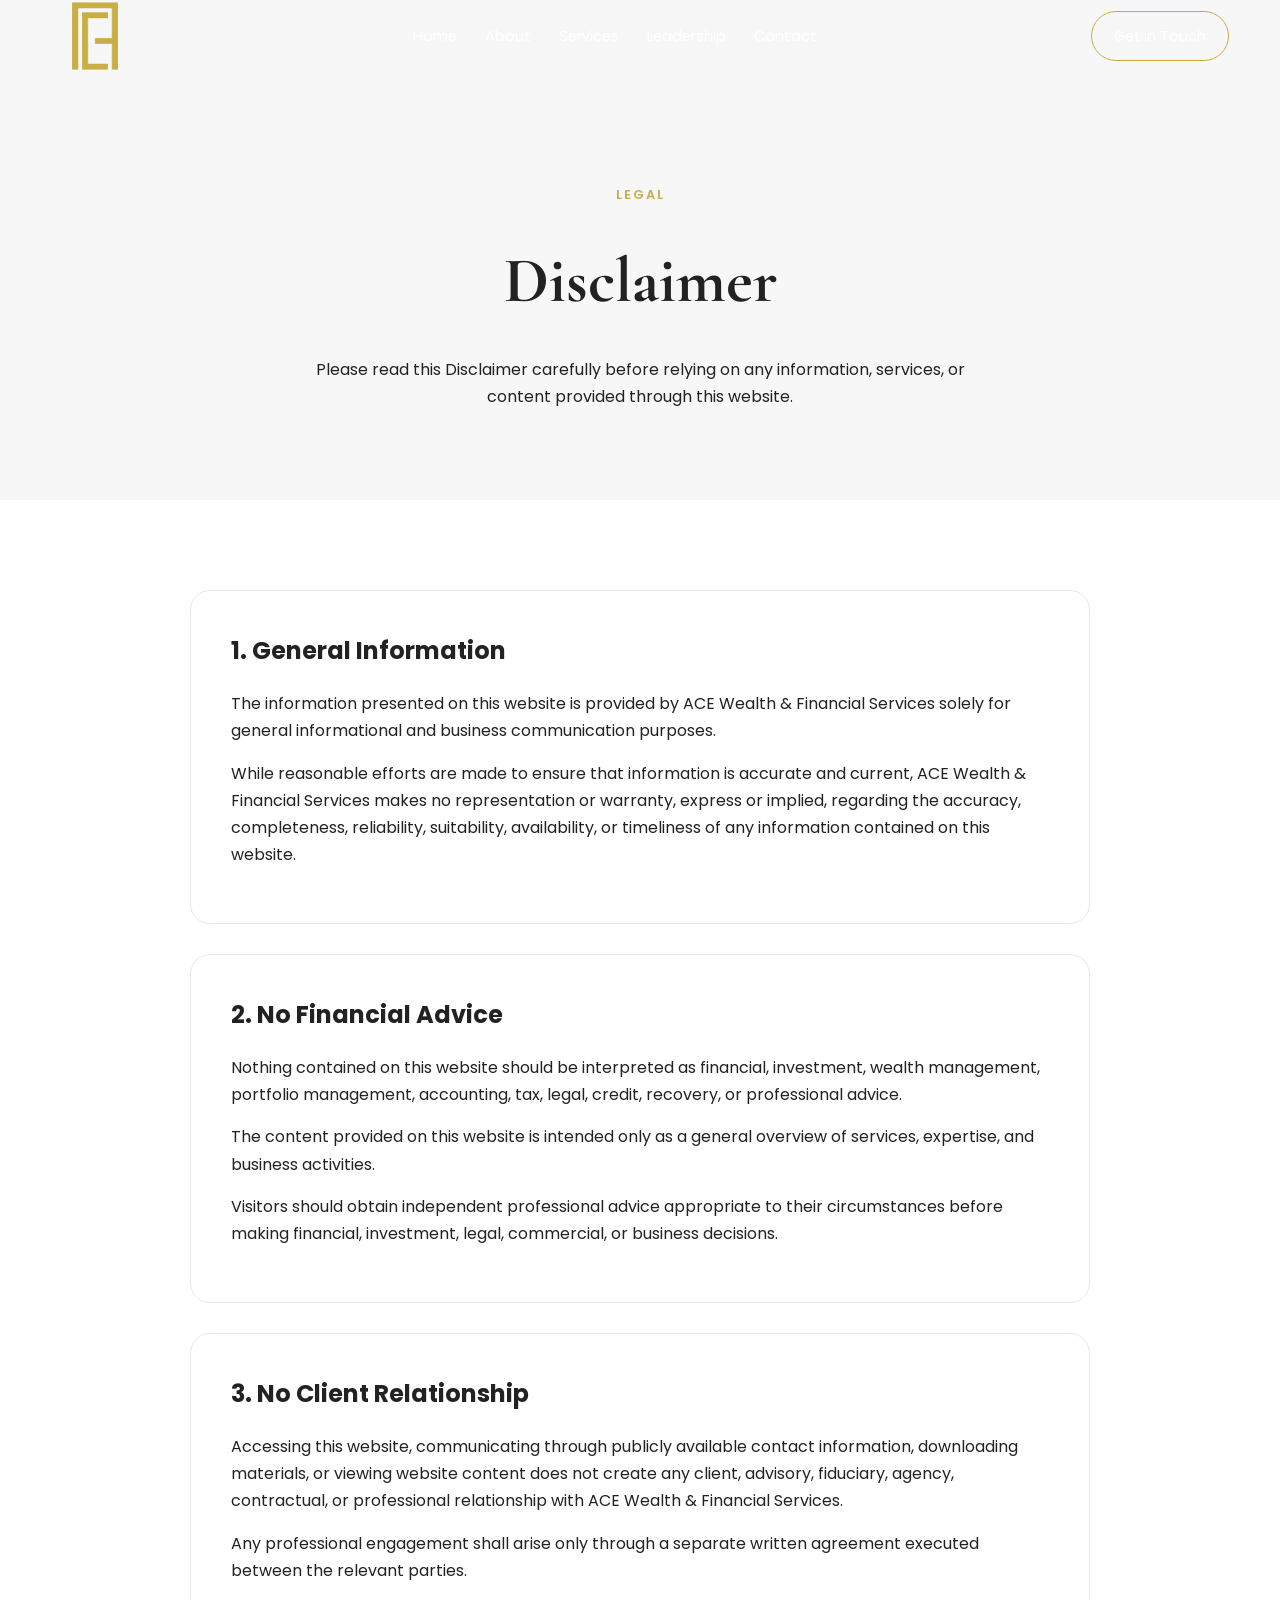
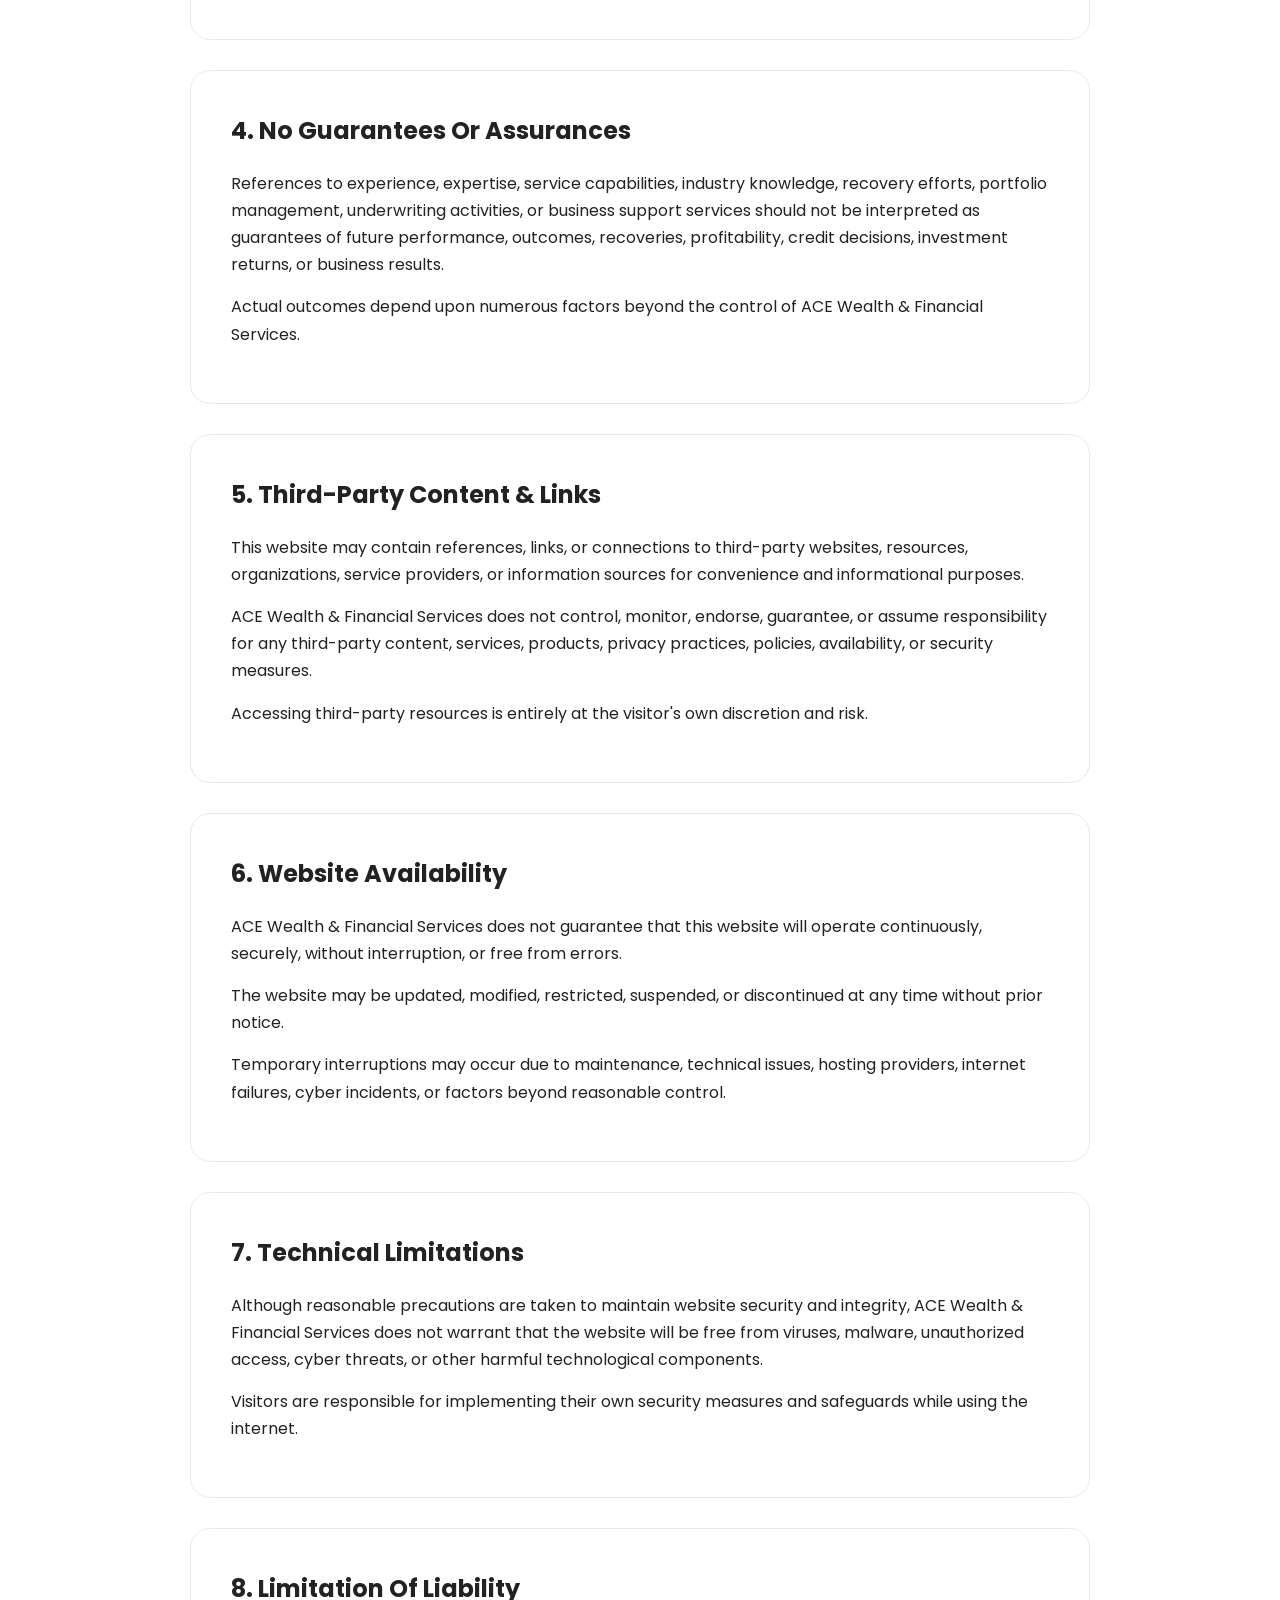
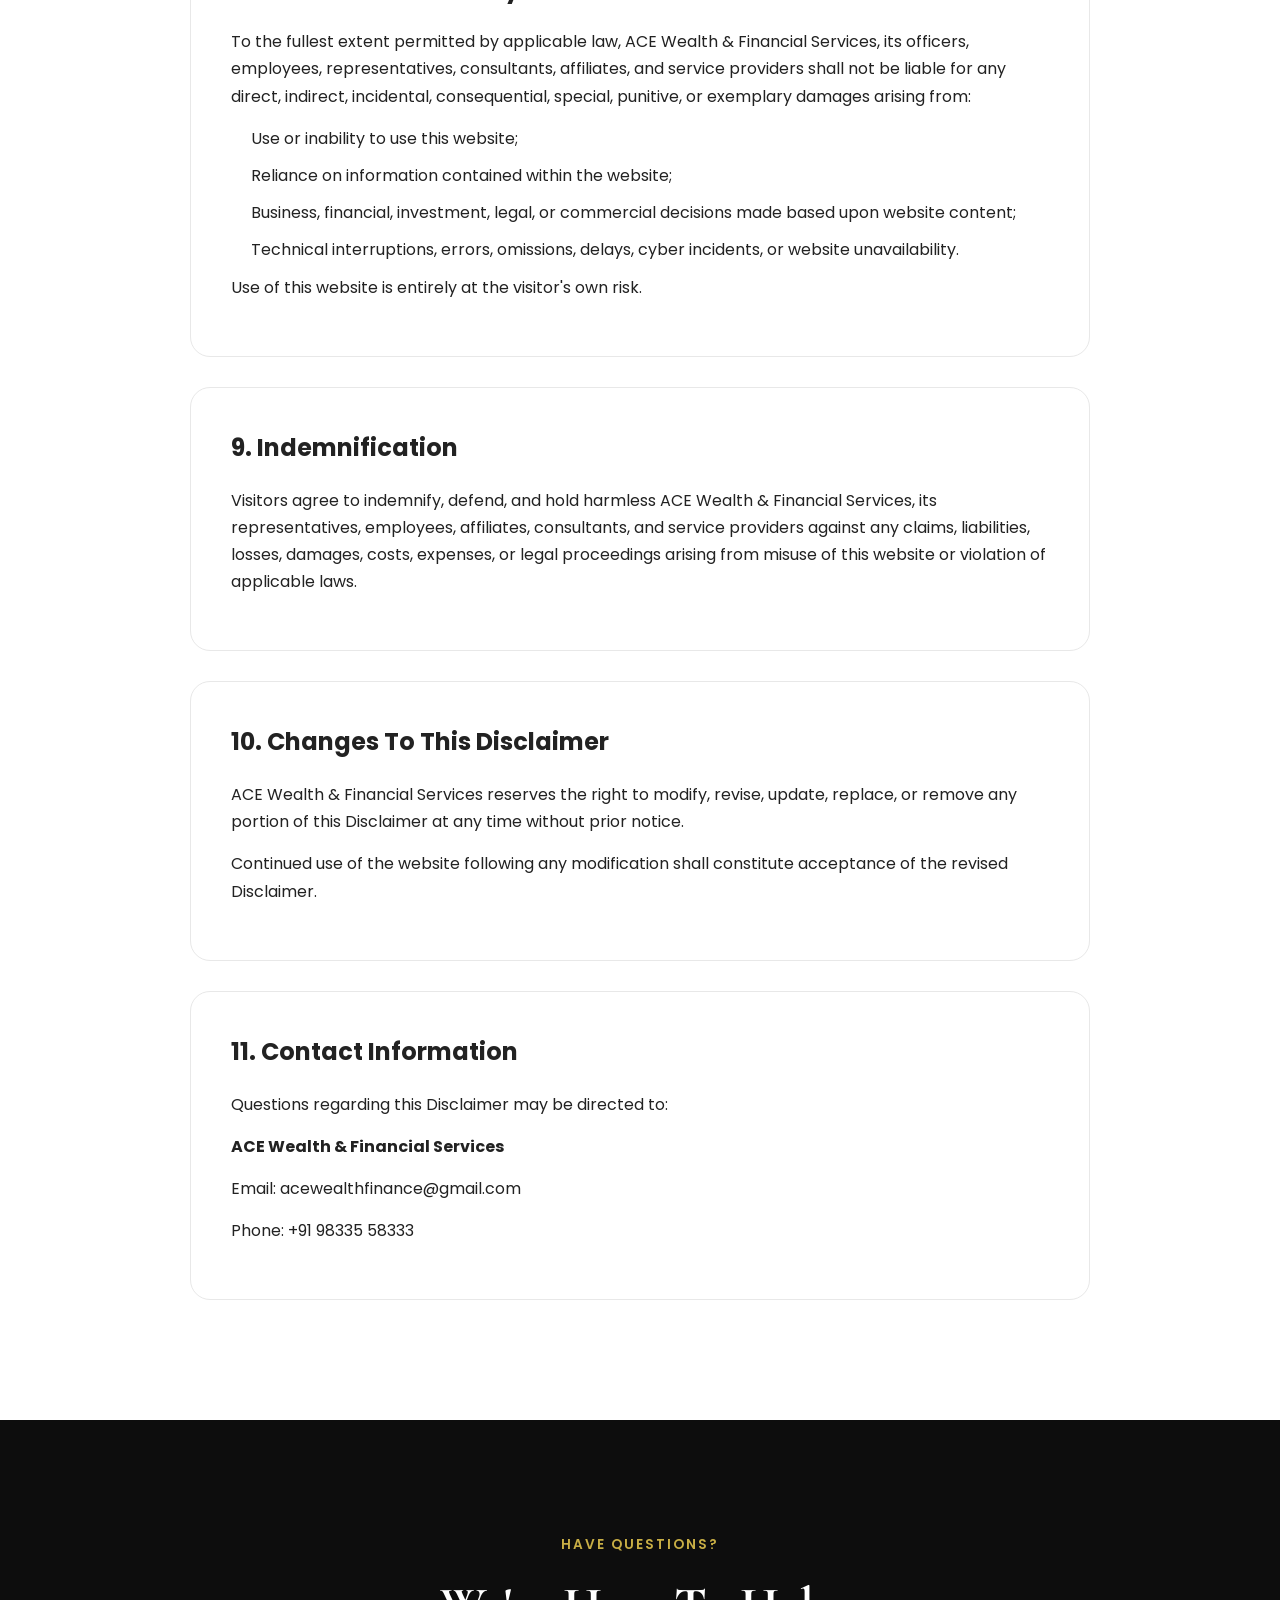
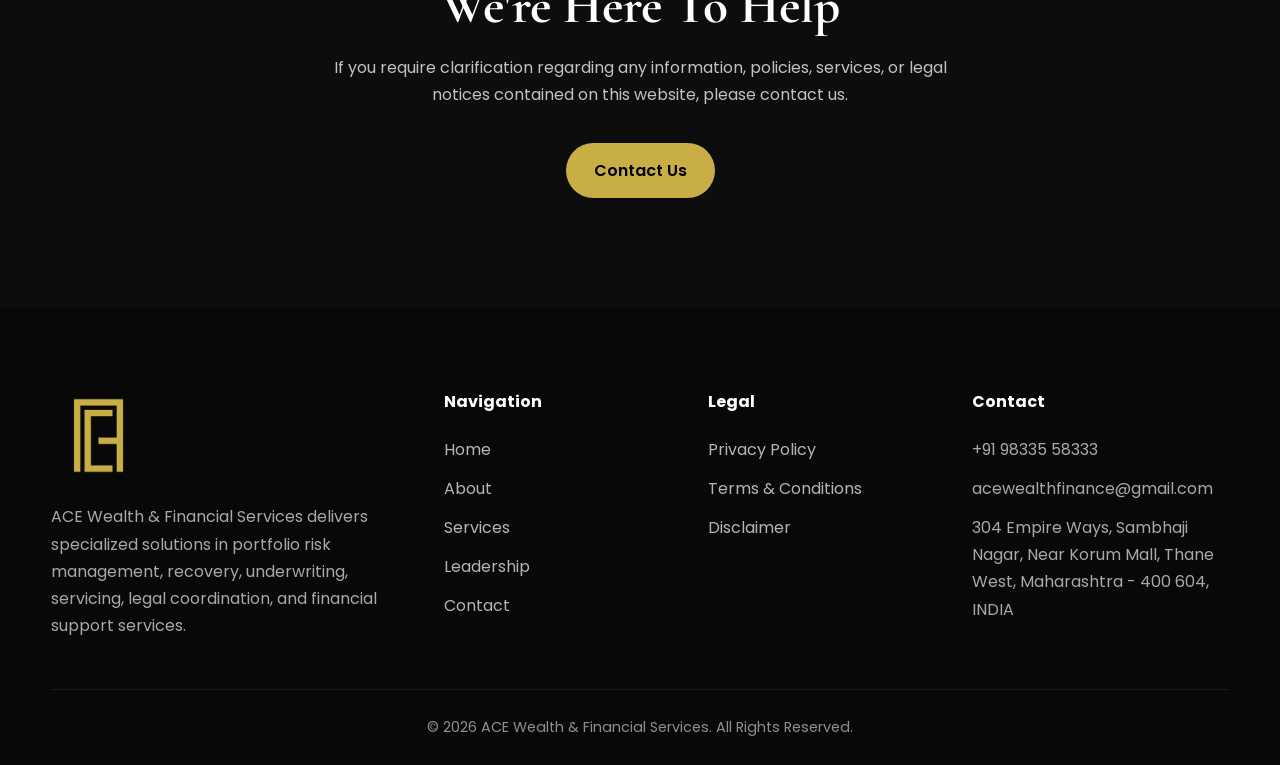
<file: disclaimer.html>
<!DOCTYPE html>
<html lang="en">

<head>

    <meta charset="UTF-8">

    <meta name="viewport"
        content="width=device-width, initial-scale=1.0">

    <title>
        Disclaimer | ACE Wealth & Financial Services
    </title>

    <meta name="description"
        content="Important disclaimer regarding the use of the ACE Wealth & Financial Services website and information provided herein.">

    <link rel="apple-touch-icon" sizes="180x180" href="apple-touch-icon.png">

<link rel="icon" type="image/png" sizes="32x32" href="favicon-32x32.png">

<link rel="icon" type="image/png" sizes="16x16" href="favicon-16x16.png">

<link rel="manifest" href="site.webmanifest">

<link rel="shortcut icon" href="favicon.ico">

<meta name="theme-color" content="#c8ae45">

<meta name="format-detection" content="telephone=no">

<meta name="robots" content="index, follow">

    <link rel="stylesheet"
        href="style.css">

    <link rel="preconnect"
        href="https://fonts.googleapis.com">

    <link rel="preconnect"
        href="https://fonts.gstatic.com"
        crossorigin>

    <link href="https://fonts.googleapis.com/css2?family=Poppins:wght@300;400;500;600;700&family=Cormorant+Garamond:wght@400;500;600;700&display=swap"
        rel="stylesheet">

</head>

<body>

    <div class="loader">

        <img src="logo.png"
            alt="ACE Wealth">

    </div>

    <div class="scroll-progress"></div>

    <header class="header">

        <div class="container navbar">

            <a href="index.html"
                class="logo">

                <img src="logo.png"
                    alt="ACE Wealth">

            </a>

            <nav>

                <ul class="nav-links">

                    <li><a href="index.html">Home</a></li>

                    <li><a href="about.html">About</a></li>

                    <li><a href="services.html">Services</a></li>

                    <li><a href="team.html">Leadership</a></li>

                    <li><a href="contact.html">Contact</a></li>

                </ul>

            </nav>

            <a href="contact.html"
                class="nav-btn">

                Get In Touch

            </a>

            <div class="hamburger">

                <span></span>
                <span></span>
                <span></span>

            </div>

        </div>

    </header>

    <!-- HERO -->

    <section class="legal-hero">

        <div class="container">

            <span class="hero-tag">

                LEGAL

            </span>

            <h1>

                Disclaimer

            </h1>

            <p>

                Please read this Disclaimer carefully
                before relying on any information,
                services, or content provided through
                this website.

            </p>

        </div>

    </section>

    <!-- CONTENT -->

    <section class="legal-content">

        <div class="container">

            <div class="legal-card">

                <h2>

                    1. General Information

                </h2>

                <p>

                    The information presented on this
                    website is provided by ACE Wealth &
                    Financial Services solely for
                    general informational and business
                    communication purposes.

                </p>

                <p>

                    While reasonable efforts are made
                    to ensure that information is
                    accurate and current, ACE Wealth &
                    Financial Services makes no
                    representation or warranty,
                    express or implied, regarding
                    the accuracy, completeness,
                    reliability, suitability,
                    availability, or timeliness
                    of any information contained
                    on this website.

                </p>

            </div>

            <div class="legal-card">

                <h2>

                    2. No Financial Advice

                </h2>

                <p>

                    Nothing contained on this website
                    should be interpreted as financial,
                    investment, wealth management,
                    portfolio management, accounting,
                    tax, legal, credit, recovery, or
                    professional advice.

                </p>

                <p>

                    The content provided on this
                    website is intended only as a
                    general overview of services,
                    expertise, and business activities.

                </p>

                <p>

                    Visitors should obtain independent
                    professional advice appropriate to
                    their circumstances before making
                    financial, investment, legal,
                    commercial, or business decisions.

                </p>

            </div>

            <div class="legal-card">

                <h2>

                    3. No Client Relationship

                </h2>

                <p>

                    Accessing this website,
                    communicating through publicly
                    available contact information,
                    downloading materials, or viewing
                    website content does not create
                    any client, advisory, fiduciary,
                    agency, contractual, or professional
                    relationship with ACE Wealth &
                    Financial Services.

                </p>

                <p>

                    Any professional engagement shall
                    arise only through a separate
                    written agreement executed between
                    the relevant parties.

                </p>

            </div>

            <div class="legal-card">

                <h2>

                    4. No Guarantees Or Assurances

                </h2>

                <p>

                    References to experience,
                    expertise, service capabilities,
                    industry knowledge, recovery
                    efforts, portfolio management,
                    underwriting activities, or
                    business support services should
                    not be interpreted as guarantees
                    of future performance, outcomes,
                    recoveries, profitability, credit
                    decisions, investment returns, or
                    business results.

                </p>

                <p>

                    Actual outcomes depend upon
                    numerous factors beyond the
                    control of ACE Wealth &
                    Financial Services.

                </p>

            </div>
                        <div class="legal-card">

                <h2>

                    5. Third-Party Content & Links

                </h2>

                <p>

                    This website may contain references,
                    links, or connections to third-party
                    websites, resources, organizations,
                    service providers, or information
                    sources for convenience and
                    informational purposes.

                </p>

                <p>

                    ACE Wealth & Financial Services
                    does not control, monitor,
                    endorse, guarantee, or assume
                    responsibility for any third-party
                    content, services, products,
                    privacy practices, policies,
                    availability, or security measures.

                </p>

                <p>

                    Accessing third-party resources
                    is entirely at the visitor's own
                    discretion and risk.

                </p>

            </div>

            <div class="legal-card">

                <h2>

                    6. Website Availability

                </h2>

                <p>

                    ACE Wealth & Financial Services
                    does not guarantee that this
                    website will operate continuously,
                    securely, without interruption,
                    or free from errors.

                </p>

                <p>

                    The website may be updated,
                    modified, restricted, suspended,
                    or discontinued at any time
                    without prior notice.

                </p>

                <p>

                    Temporary interruptions may
                    occur due to maintenance,
                    technical issues, hosting
                    providers, internet failures,
                    cyber incidents, or factors
                    beyond reasonable control.

                </p>

            </div>

            <div class="legal-card">

                <h2>

                    7. Technical Limitations

                </h2>

                <p>

                    Although reasonable precautions
                    are taken to maintain website
                    security and integrity,
                    ACE Wealth & Financial Services
                    does not warrant that the website
                    will be free from viruses,
                    malware, unauthorized access,
                    cyber threats, or other harmful
                    technological components.

                </p>

                <p>

                    Visitors are responsible for
                    implementing their own security
                    measures and safeguards while
                    using the internet.

                </p>

            </div>

            <div class="legal-card">

                <h2>

                    8. Limitation Of Liability

                </h2>

                <p>

                    To the fullest extent permitted
                    by applicable law, ACE Wealth &
                    Financial Services, its officers,
                    employees, representatives,
                    consultants, affiliates, and
                    service providers shall not be
                    liable for any direct, indirect,
                    incidental, consequential,
                    special, punitive, or exemplary
                    damages arising from:

                </p>

                <ul>

                    <li>

                        Use or inability to use
                        this website;

                    </li>

                    <li>

                        Reliance on information
                        contained within the website;

                    </li>

                    <li>

                        Business, financial,
                        investment, legal, or
                        commercial decisions made
                        based upon website content;

                    </li>

                    <li>

                        Technical interruptions,
                        errors, omissions, delays,
                        cyber incidents, or website
                        unavailability.

                    </li>

                </ul>

                <p>

                    Use of this website is entirely
                    at the visitor's own risk.

                </p>

            </div>

            <div class="legal-card">

                <h2>

                    9. Indemnification

                </h2>

                <p>

                    Visitors agree to indemnify,
                    defend, and hold harmless
                    ACE Wealth & Financial Services,
                    its representatives, employees,
                    affiliates, consultants, and
                    service providers against any
                    claims, liabilities, losses,
                    damages, costs, expenses,
                    or legal proceedings arising
                    from misuse of this website
                    or violation of applicable laws.

                </p>

            </div>

            <div class="legal-card">

                <h2>

                    10. Changes To This Disclaimer

                </h2>

                <p>

                    ACE Wealth & Financial Services
                    reserves the right to modify,
                    revise, update, replace, or
                    remove any portion of this
                    Disclaimer at any time without
                    prior notice.

                </p>

                <p>

                    Continued use of the website
                    following any modification
                    shall constitute acceptance
                    of the revised Disclaimer.

                </p>

            </div>

            <div class="legal-card">

                <h2>

                    11. Contact Information

                </h2>

                <p>

                    Questions regarding this
                    Disclaimer may be directed to:

                </p>

                <p>

                    <strong>

                        ACE Wealth &
                        Financial Services

                    </strong>

                </p>

                <p>

                    Email:
                    acewealthfinance@gmail.com

                </p>

                <p>

                    Phone:
                    +91 98335 58333

                </p>

            </div>

        </div>

    </section>

    <!-- CTA -->

    <section class="cta-section">

        <div class="container">

            <div class="cta-box">

                <span>

                    HAVE QUESTIONS?

                </span>

                <h2>

                    We're Here To Help

                </h2>

                <p>

                    If you require clarification
                    regarding any information,
                    policies, services, or legal
                    notices contained on this
                    website, please contact us.

                </p>

                <a href="contact.html"
                    class="btn-primary">

                    Contact Us

                </a>

            </div>

        </div>

    </section>

    <!-- FOOTER -->

    <footer class="footer">

    <div class="container">

        <div class="footer-top">

            <!-- ABOUT -->

            <div class="footer-about">

                <img src="logo.png"
                    alt="ACE Wealth">

                <p>

                    ACE Wealth & Financial Services
                    delivers specialized solutions in
                    portfolio risk management,
                    recovery, underwriting,
                    servicing, legal coordination,
                    and financial support services.

                </p>

            </div>

            <!-- QUICK LINKS -->

            <div class="footer-links">

                <h4>

                    Navigation

                </h4>

                <ul>

                    <li>
                        <a href="index.html">
                            Home
                        </a>
                    </li>

                    <li>
                        <a href="about.html">
                            About
                        </a>
                    </li>

                    <li>
                        <a href="services.html">
                            Services
                        </a>
                    </li>

                    <li>
                        <a href="team.html">
                            Leadership
                        </a>
                    </li>

                    <li>
                        <a href="contact.html">
                            Contact
                        </a>
                    </li>

                </ul>

            </div>

            <!-- LEGAL -->

            <div class="footer-links">

                <h4>

                    Legal

                </h4>

                <ul>

                    <li>

                        <a href="privacy-policy.html">

                            Privacy Policy

                        </a>

                    </li>

                    <li>

                        <a href="terms-and-conditions.html">

                            Terms & Conditions

                        </a>

                    </li>

                    <li>

                        <a href="disclaimer.html">

                            Disclaimer

                        </a>

                    </li>

                </ul>

            </div>

            <!-- CONTACT -->

            <div class="footer-contact">

                <h4>

                    Contact

                </h4>

                <p>

                    +91 98335 58333

                </p>

                <p>

                    acewealthfinance@gmail.com
                </p>

                <p>

                    304 Empire Ways, Sambhaji Nagar, Near Korum Mall, Thane West, Maharashtra - 400 604, INDIA

                </p>

            </div>

        </div>

        <div class="footer-bottom">

            <p>

                © 2026 ACE Wealth & Financial Services.
                All Rights Reserved.

            </p>

        </div>

    </div>

</footer>

    <script src="main.js"></script>

</body>

</html>
</file>
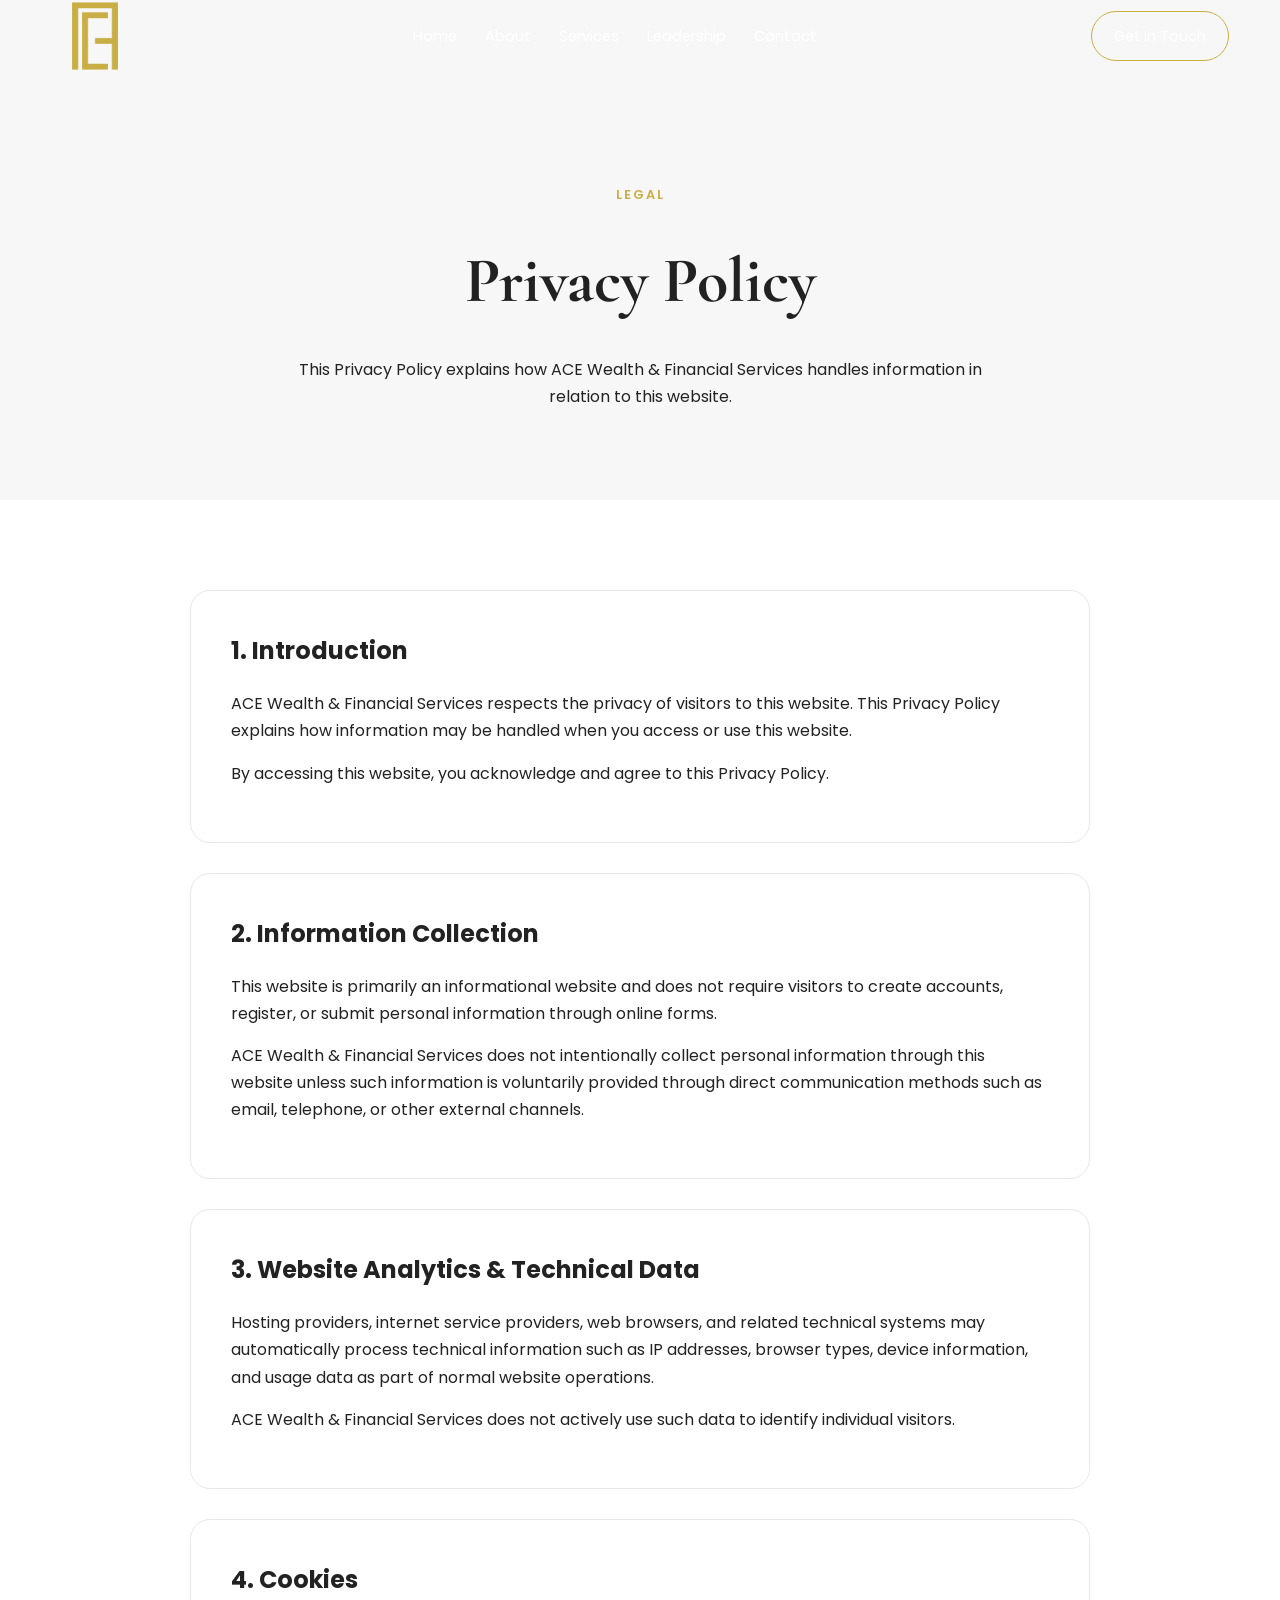
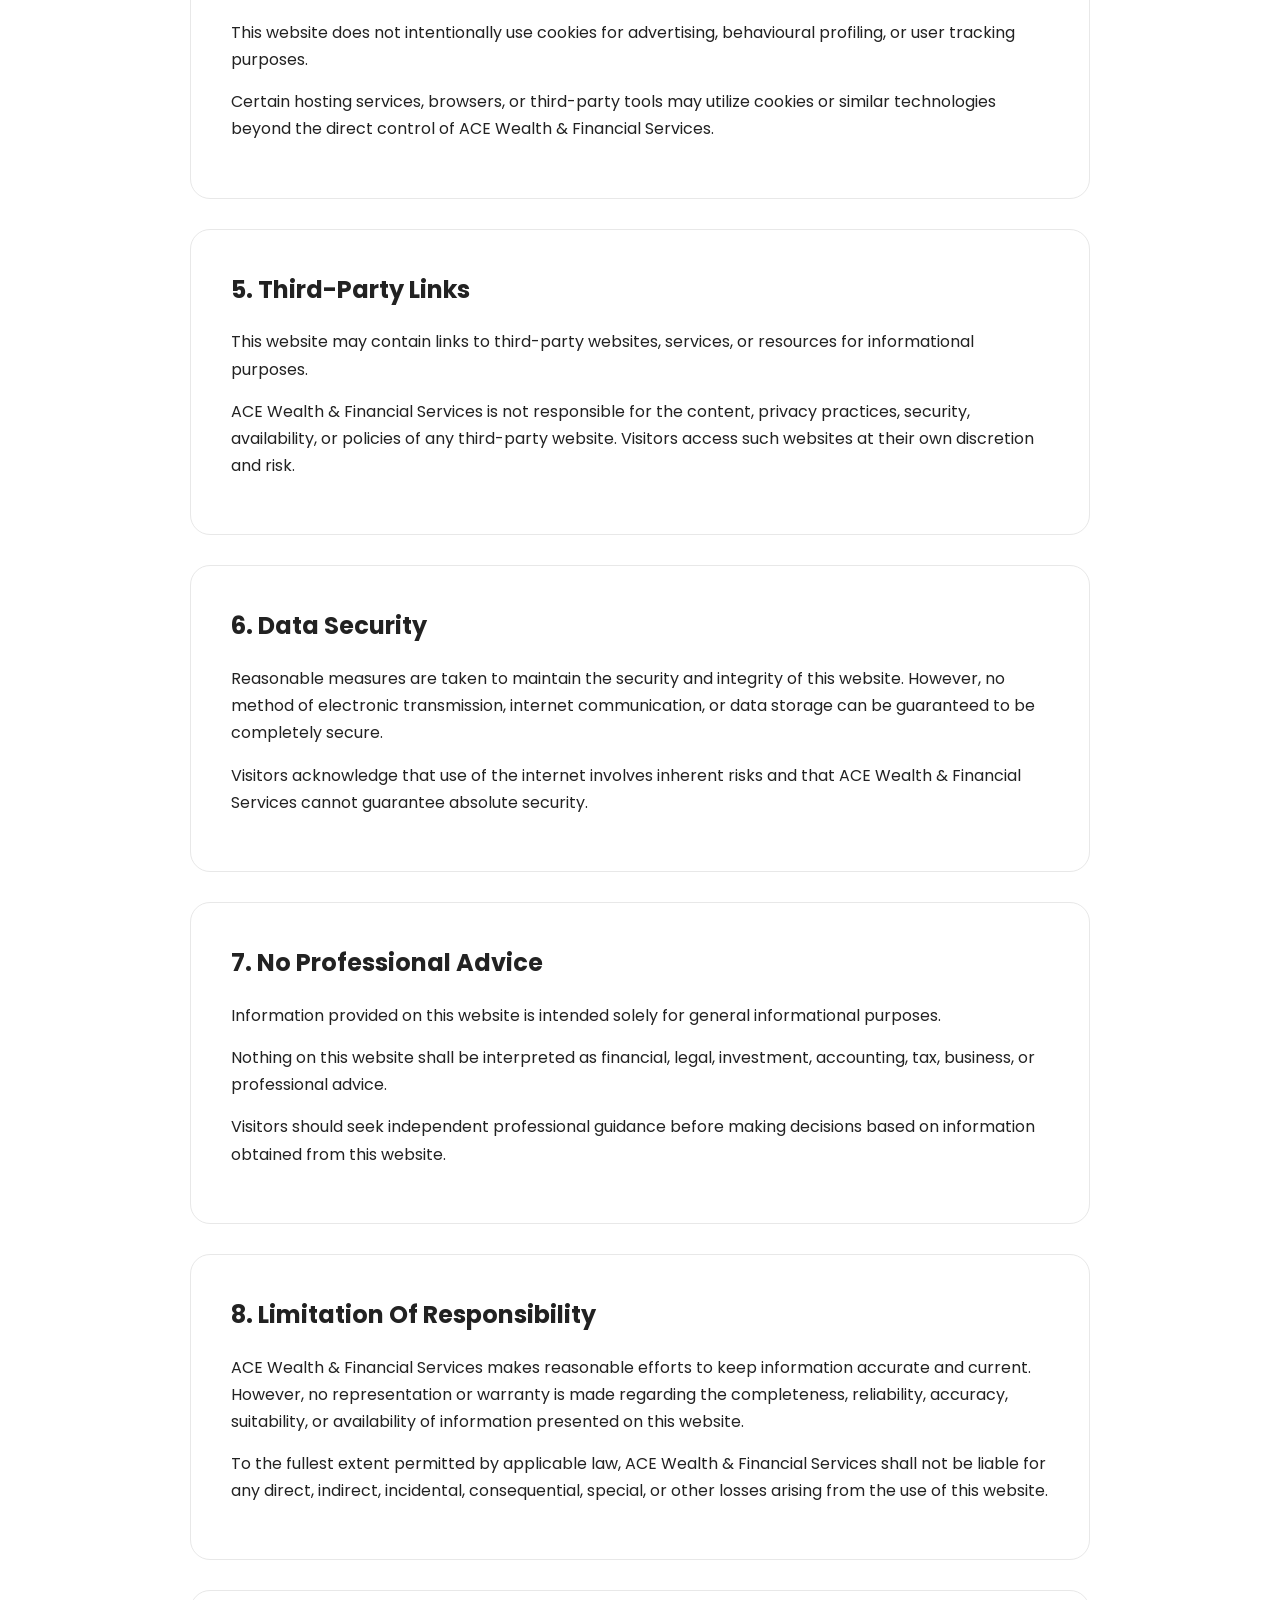
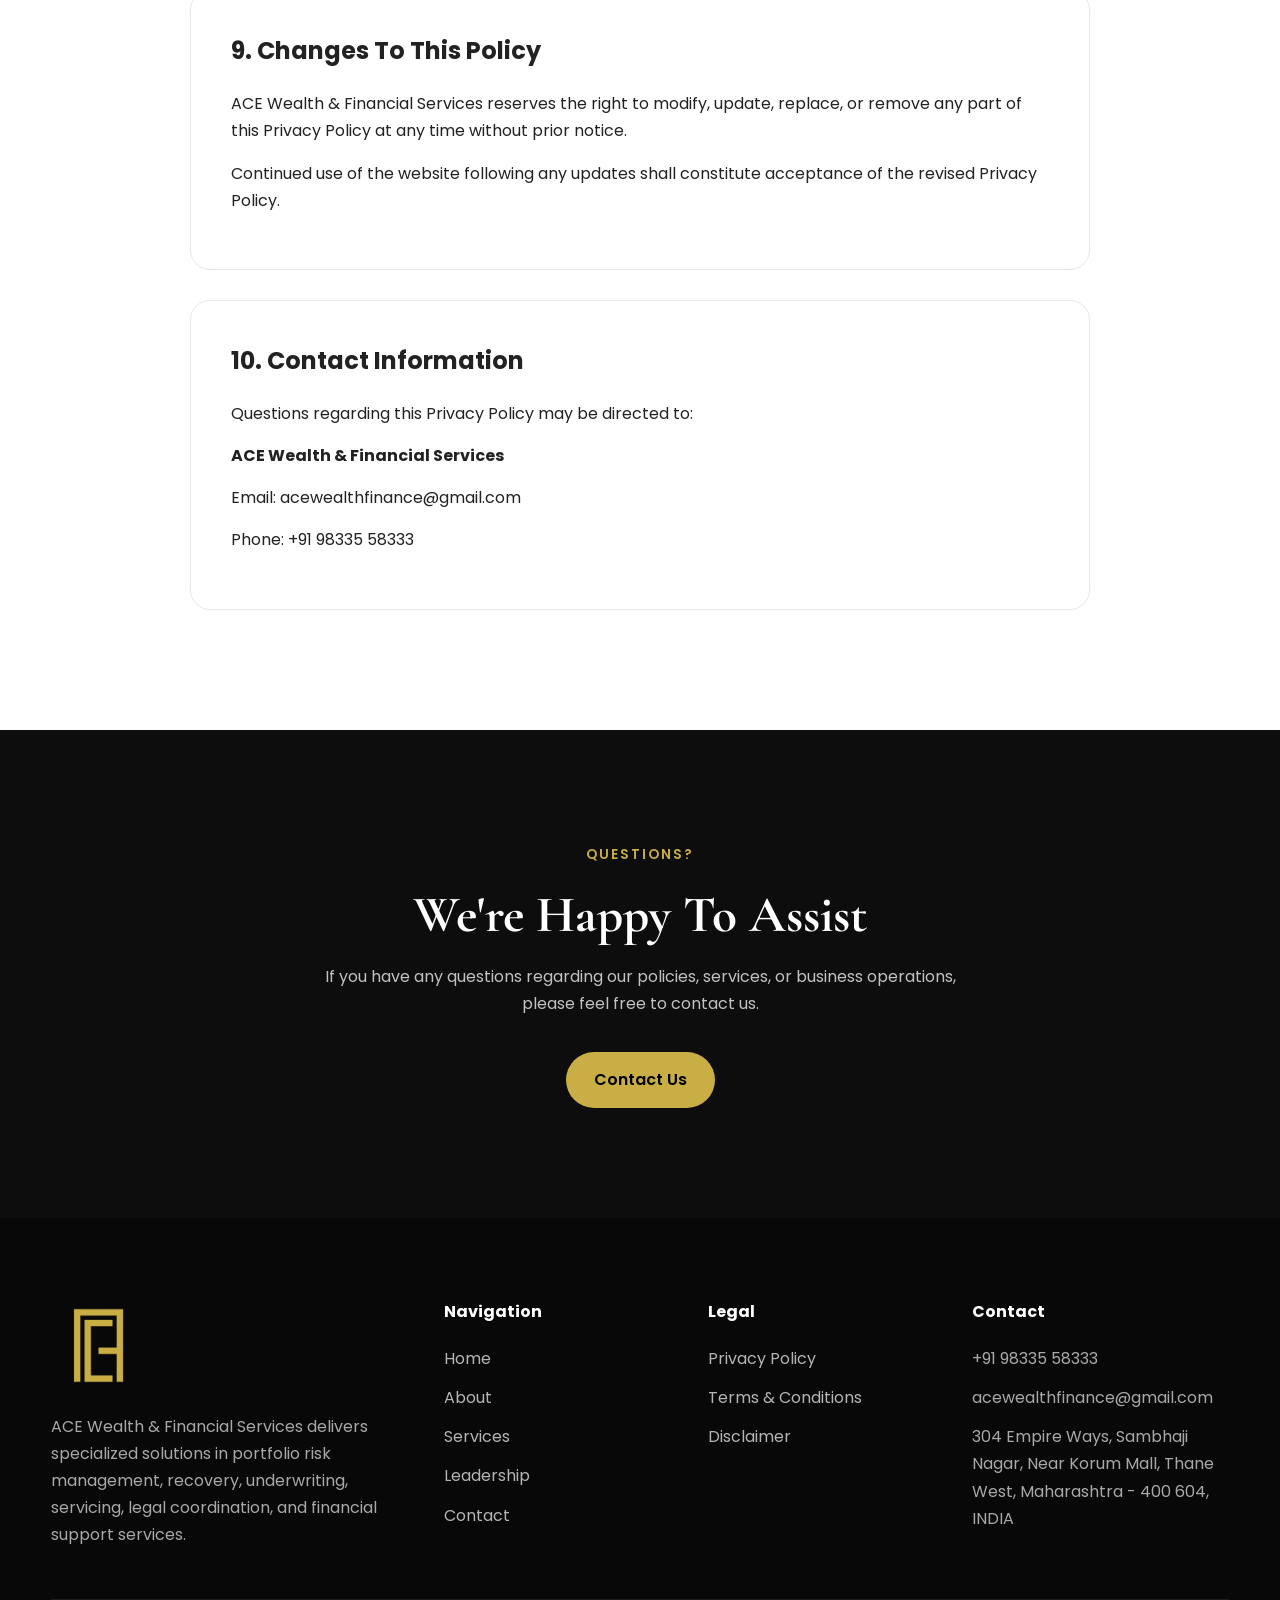
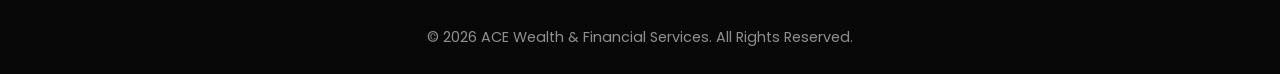
<file: privacy-policy.html>
<!DOCTYPE html>
<html lang="en">

<head>

    <meta charset="UTF-8">

    <meta name="viewport"
        content="width=device-width, initial-scale=1.0">

    <title>
        Privacy Policy | ACE Wealth & Financial Services
    </title>

    <meta name="description"
        content="Privacy Policy for ACE Wealth & Financial Services.">

   <link rel="apple-touch-icon" sizes="180x180" href="apple-touch-icon.png">

<link rel="icon" type="image/png" sizes="32x32" href="favicon-32x32.png">

<link rel="icon" type="image/png" sizes="16x16" href="favicon-16x16.png">

<link rel="manifest" href="site.webmanifest">

<link rel="shortcut icon" href="favicon.ico">

<meta name="theme-color" content="#c8ae45">

<meta name="format-detection" content="telephone=no">

<meta name="robots" content="index, follow">

    <link rel="stylesheet"
        href="style.css">

    <link rel="preconnect"
        href="https://fonts.googleapis.com">

    <link rel="preconnect"
        href="https://fonts.gstatic.com"
        crossorigin>

    <link href="https://fonts.googleapis.com/css2?family=Poppins:wght@300;400;500;600;700&family=Cormorant+Garamond:wght@400;500;600;700&display=swap"
        rel="stylesheet">

</head>

<body>

    <!-- LOADER -->

    <div class="loader">

        <img src="logo.png"
            alt="ACE Wealth">

    </div>

    <!-- SCROLL PROGRESS -->

    <div class="scroll-progress"></div>

    <!-- HEADER -->

    <header class="header">

        <div class="container navbar">

            <a href="index.html"
                class="logo">

                <img src="logo.png"
                    alt="ACE Wealth">

            </a>

            <nav>

                <ul class="nav-links">

                    <li><a href="index.html">Home</a></li>

                    <li><a href="about.html">About</a></li>

                    <li><a href="services.html">Services</a></li>

                    <li><a href="team.html">Leadership</a></li>

                    <li><a href="contact.html">Contact</a></li>

                </ul>

            </nav>

            <a href="contact.html"
                class="nav-btn">

                Get In Touch

            </a>

            <div class="hamburger">

                <span></span>
                <span></span>
                <span></span>

            </div>

        </div>

    </header>

    <!-- HERO -->

    <section class="legal-hero">

        <div class="container">

            <span class="hero-tag">

                LEGAL

            </span>

            <h1>

                Privacy Policy

            </h1>

            <p>

                This Privacy Policy explains how
                ACE Wealth & Financial Services
                handles information in relation to
                this website.

            </p>

        </div>

    </section>

    <!-- CONTENT -->

    <section class="legal-content">

        <div class="container">

            <div class="legal-card">

                <h2>

                    1. Introduction

                </h2>

                <p>

                    ACE Wealth & Financial Services
                    respects the privacy of visitors
                    to this website. This Privacy Policy
                    explains how information may be
                    handled when you access or use
                    this website.

                </p>

                <p>

                    By accessing this website,
                    you acknowledge and agree
                    to this Privacy Policy.

                </p>

            </div>

            <div class="legal-card">

                <h2>

                    2. Information Collection

                </h2>

                <p>

                    This website is primarily an
                    informational website and does
                    not require visitors to create
                    accounts, register, or submit
                    personal information through
                    online forms.

                </p>

                <p>

                    ACE Wealth & Financial Services
                    does not intentionally collect
                    personal information through
                    this website unless such
                    information is voluntarily
                    provided through direct
                    communication methods such
                    as email, telephone, or other
                    external channels.

                </p>

            </div>

            <div class="legal-card">

                <h2>

                    3. Website Analytics & Technical Data

                </h2>

                <p>

                    Hosting providers, internet
                    service providers, web browsers,
                    and related technical systems may
                    automatically process technical
                    information such as IP addresses,
                    browser types, device information,
                    and usage data as part of normal
                    website operations.

                </p>

                <p>

                    ACE Wealth & Financial Services
                    does not actively use such data
                    to identify individual visitors.

                </p>

            </div>

            <div class="legal-card">

                <h2>

                    4. Cookies

                </h2>

                <p>

                    This website does not intentionally
                    use cookies for advertising,
                    behavioural profiling, or user
                    tracking purposes.

                </p>

                <p>

                    Certain hosting services,
                    browsers, or third-party tools
                    may utilize cookies or similar
                    technologies beyond the direct
                    control of ACE Wealth &
                    Financial Services.

                </p>

            </div>
                        <div class="legal-card">

                <h2>

                    5. Third-Party Links

                </h2>

                <p>

                    This website may contain links to
                    third-party websites, services,
                    or resources for informational
                    purposes.

                </p>

                <p>

                    ACE Wealth & Financial Services
                    is not responsible for the content,
                    privacy practices, security,
                    availability, or policies of any
                    third-party website. Visitors access
                    such websites at their own discretion
                    and risk.

                </p>

            </div>

            <div class="legal-card">

                <h2>

                    6. Data Security

                </h2>

                <p>

                    Reasonable measures are taken to
                    maintain the security and integrity
                    of this website. However, no method
                    of electronic transmission,
                    internet communication, or data
                    storage can be guaranteed to be
                    completely secure.

                </p>

                <p>

                    Visitors acknowledge that use of
                    the internet involves inherent
                    risks and that ACE Wealth &
                    Financial Services cannot guarantee
                    absolute security.

                </p>

            </div>

            <div class="legal-card">

                <h2>

                    7. No Professional Advice

                </h2>

                <p>

                    Information provided on this
                    website is intended solely for
                    general informational purposes.

                </p>

                <p>

                    Nothing on this website shall be
                    interpreted as financial, legal,
                    investment, accounting, tax,
                    business, or professional advice.

                </p>

                <p>

                    Visitors should seek independent
                    professional guidance before making
                    decisions based on information
                    obtained from this website.

                </p>

            </div>

            <div class="legal-card">

                <h2>

                    8. Limitation Of Responsibility

                </h2>

                <p>

                    ACE Wealth & Financial Services
                    makes reasonable efforts to keep
                    information accurate and current.
                    However, no representation or
                    warranty is made regarding the
                    completeness, reliability,
                    accuracy, suitability, or
                    availability of information
                    presented on this website.

                </p>

                <p>

                    To the fullest extent permitted
                    by applicable law, ACE Wealth &
                    Financial Services shall not be
                    liable for any direct, indirect,
                    incidental, consequential,
                    special, or other losses arising
                    from the use of this website.

                </p>

            </div>

            <div class="legal-card">

                <h2>

                    9. Changes To This Policy

                </h2>

                <p>

                    ACE Wealth & Financial Services
                    reserves the right to modify,
                    update, replace, or remove any
                    part of this Privacy Policy at
                    any time without prior notice.

                </p>

                <p>

                    Continued use of the website
                    following any updates shall
                    constitute acceptance of the
                    revised Privacy Policy.

                </p>

            </div>

            <div class="legal-card">

                <h2>

                    10. Contact Information

                </h2>

                <p>

                    Questions regarding this Privacy
                    Policy may be directed to:

                </p>

                <p>

                    <strong>
                        ACE Wealth & Financial Services
                    </strong>

                </p>

                <p>

                    Email:
                    acewealthfinance@gmail.com

                </p>

                <p>

                    Phone:
                    +91 98335 58333

                </p>

            </div>

        </div>

    </section>

    <!-- CTA -->

    <section class="cta-section">

        <div class="container">

            <div class="cta-box">

                <span>

                    QUESTIONS?

                </span>

                <h2>

                    We're Happy
                    To Assist

                </h2>

                <p>

                    If you have any questions regarding
                    our policies, services, or business
                    operations, please feel free to
                    contact us.

                </p>

                <a href="contact.html"
                    class="btn-primary">

                    Contact Us

                </a>

            </div>

        </div>

    </section>

    <!-- FOOTER -->

    <footer class="footer">

    <div class="container">

        <div class="footer-top">

            <!-- ABOUT -->

            <div class="footer-about">

                <img src="logo.png"
                    alt="ACE Wealth">

                <p>

                    ACE Wealth & Financial Services
                    delivers specialized solutions in
                    portfolio risk management,
                    recovery, underwriting,
                    servicing, legal coordination,
                    and financial support services.

                </p>

            </div>

            <!-- QUICK LINKS -->

            <div class="footer-links">

                <h4>

                    Navigation

                </h4>

                <ul>

                    <li>
                        <a href="index.html">
                            Home
                        </a>
                    </li>

                    <li>
                        <a href="about.html">
                            About
                        </a>
                    </li>

                    <li>
                        <a href="services.html">
                            Services
                        </a>
                    </li>

                    <li>
                        <a href="team.html">
                            Leadership
                        </a>
                    </li>

                    <li>
                        <a href="contact.html">
                            Contact
                        </a>
                    </li>

                </ul>

            </div>

            <!-- LEGAL -->

            <div class="footer-links">

                <h4>

                    Legal

                </h4>

                <ul>

                    <li>

                        <a href="privacy-policy.html">

                            Privacy Policy

                        </a>

                    </li>

                    <li>

                        <a href="terms-and-conditions.html">

                            Terms & Conditions

                        </a>

                    </li>

                    <li>

                        <a href="disclaimer.html">

                            Disclaimer

                        </a>

                    </li>

                </ul>

            </div>

            <!-- CONTACT -->

            <div class="footer-contact">

                <h4>

                    Contact

                </h4>

                <p>

                    +91 98335 58333

                </p>

                <p>

                    acewealthfinance@gmail.com

                </p>

                <p>

                   304 Empire Ways, Sambhaji Nagar, Near Korum Mall, Thane West, Maharashtra - 400 604, INDIA

                </p>

            </div>

        </div>

        <div class="footer-bottom">

            <p>

                © 2026 ACE Wealth & Financial Services.
                All Rights Reserved.

            </p>

        </div>

    </div>

</footer>

    <script src="main.js"></script>

</body>

</html>
</file>
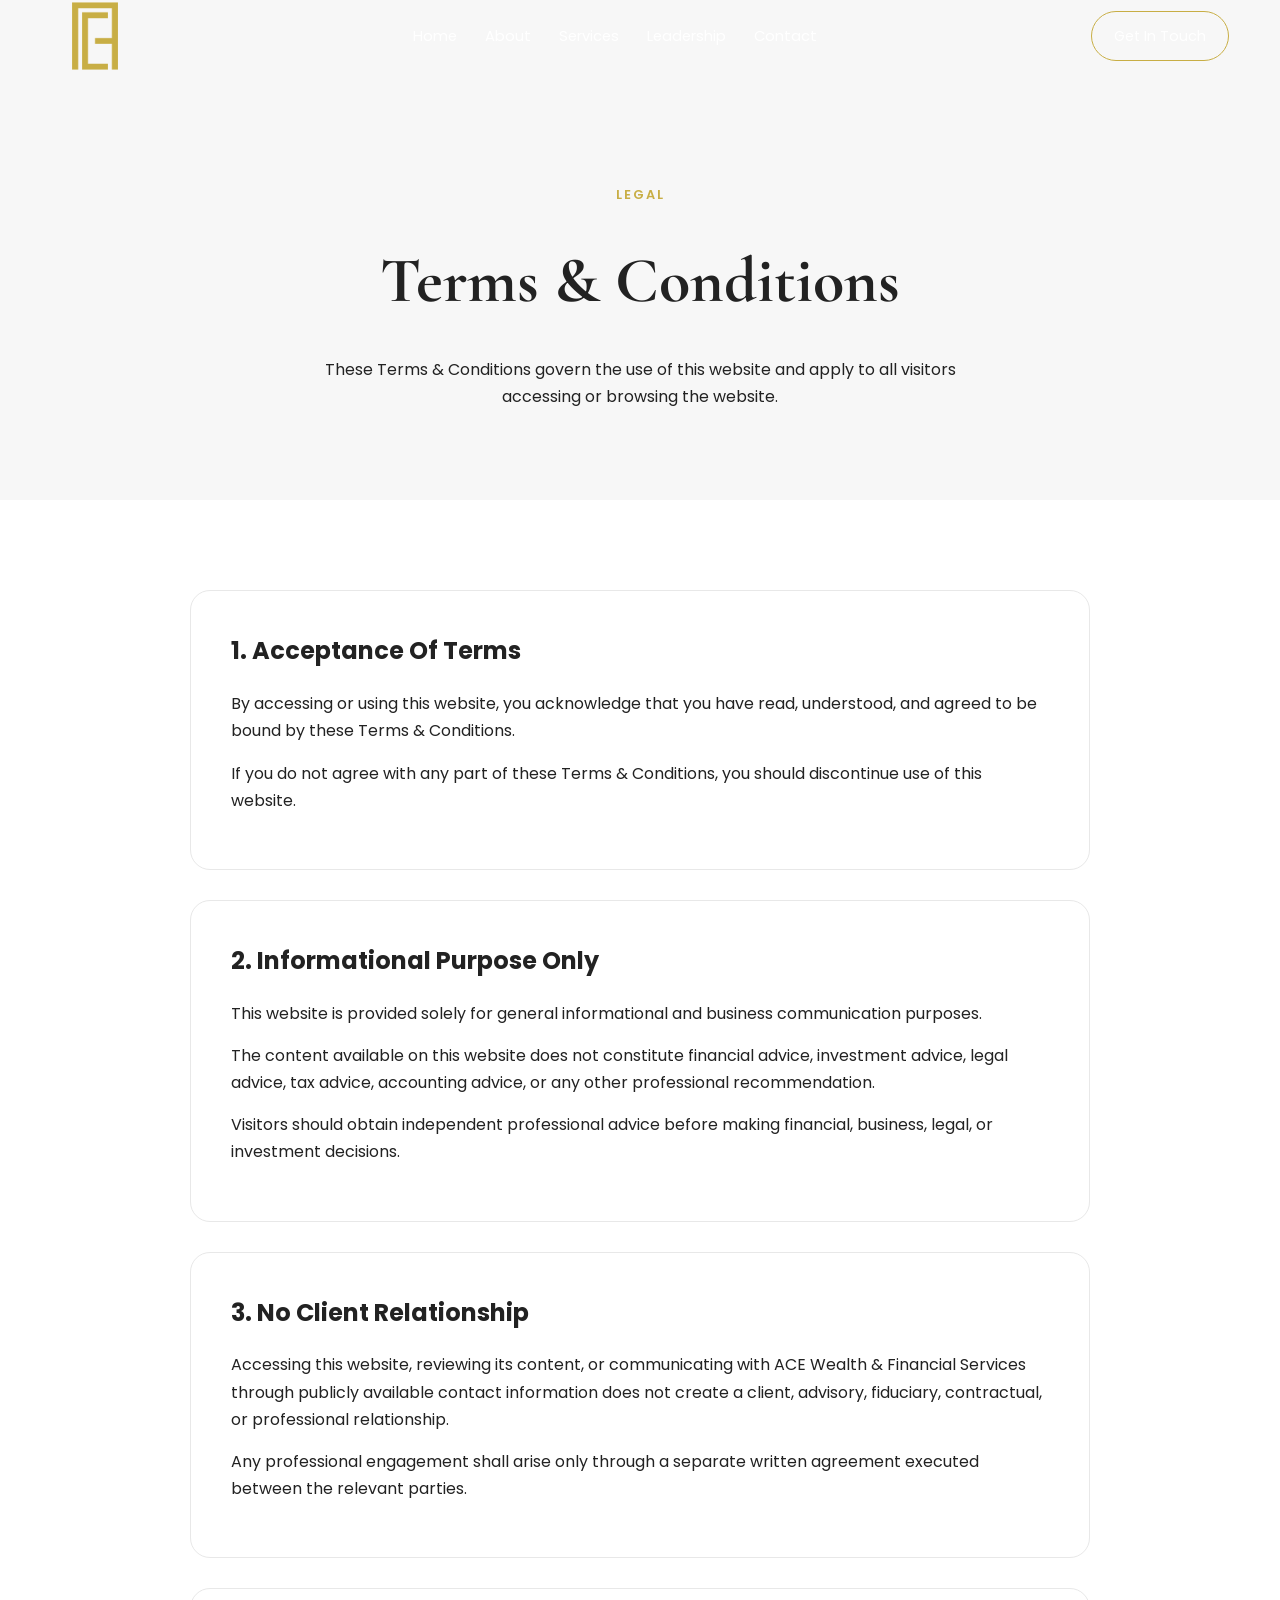
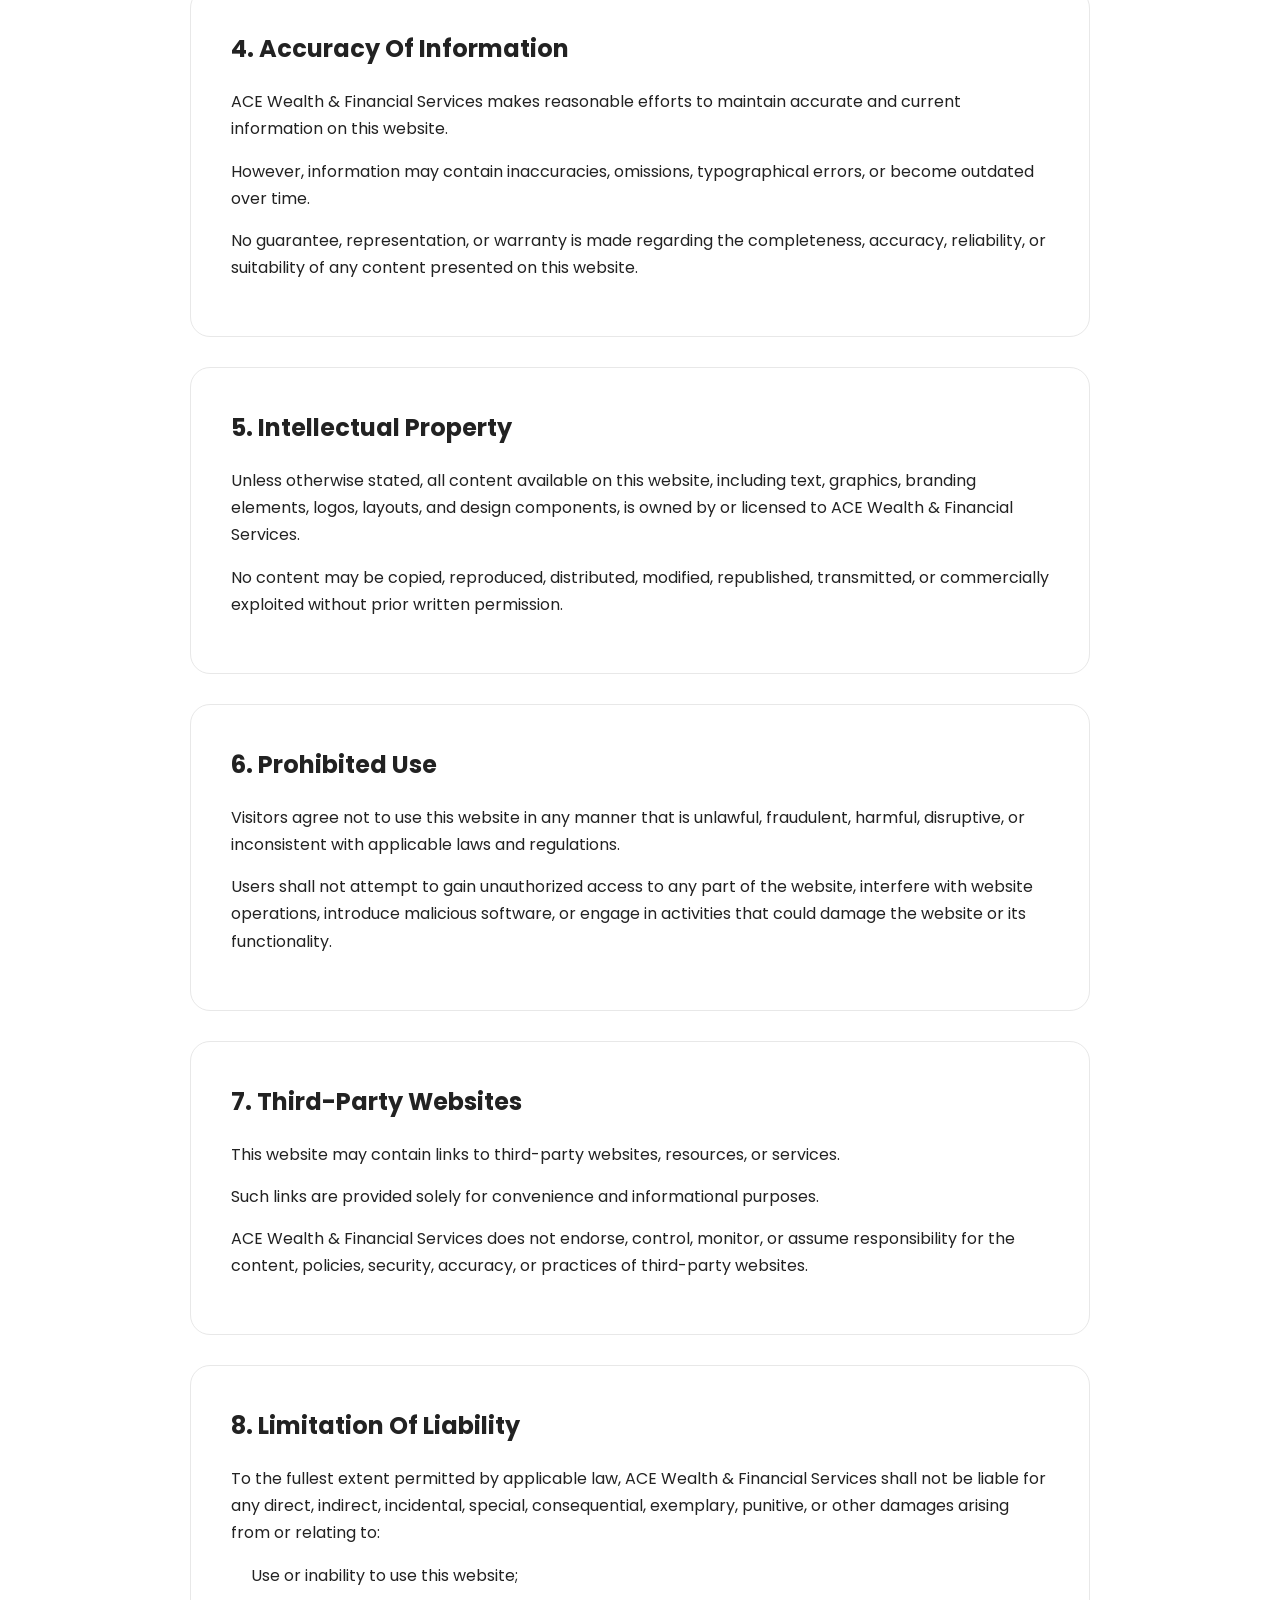
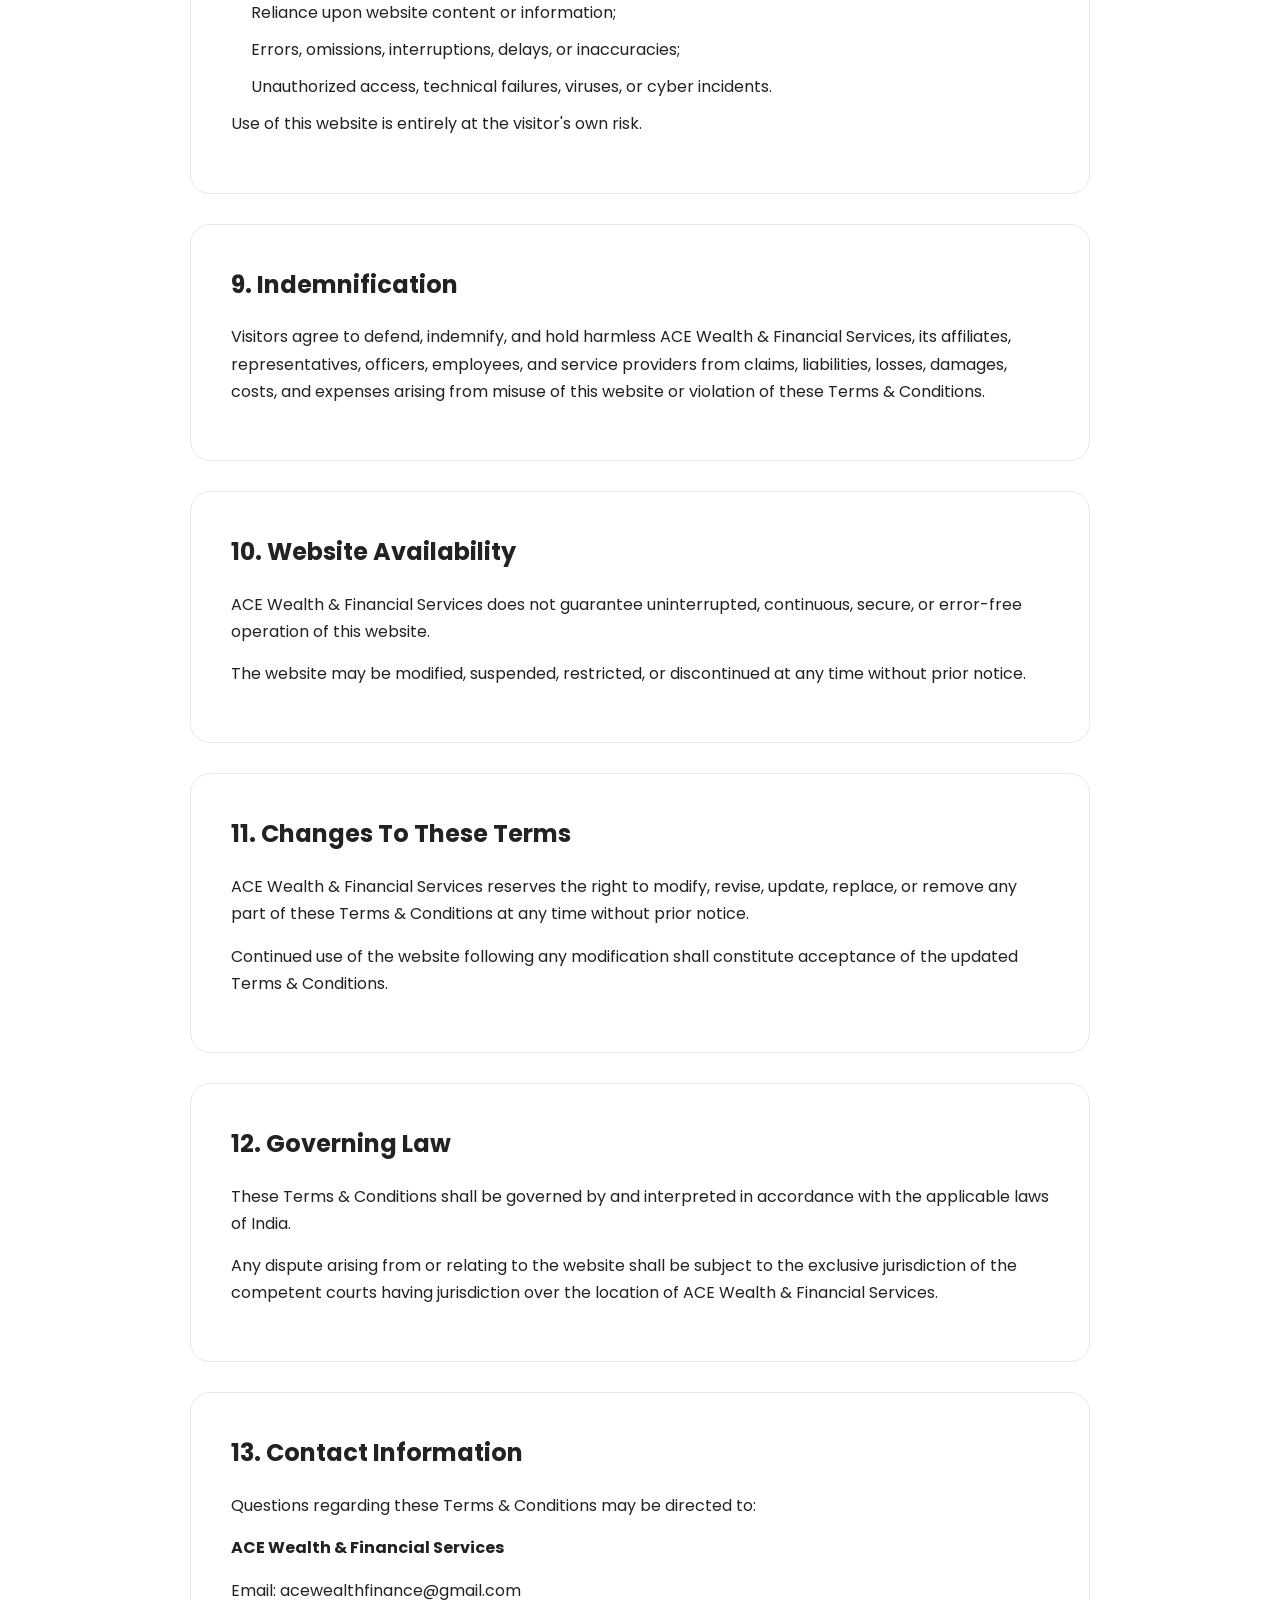
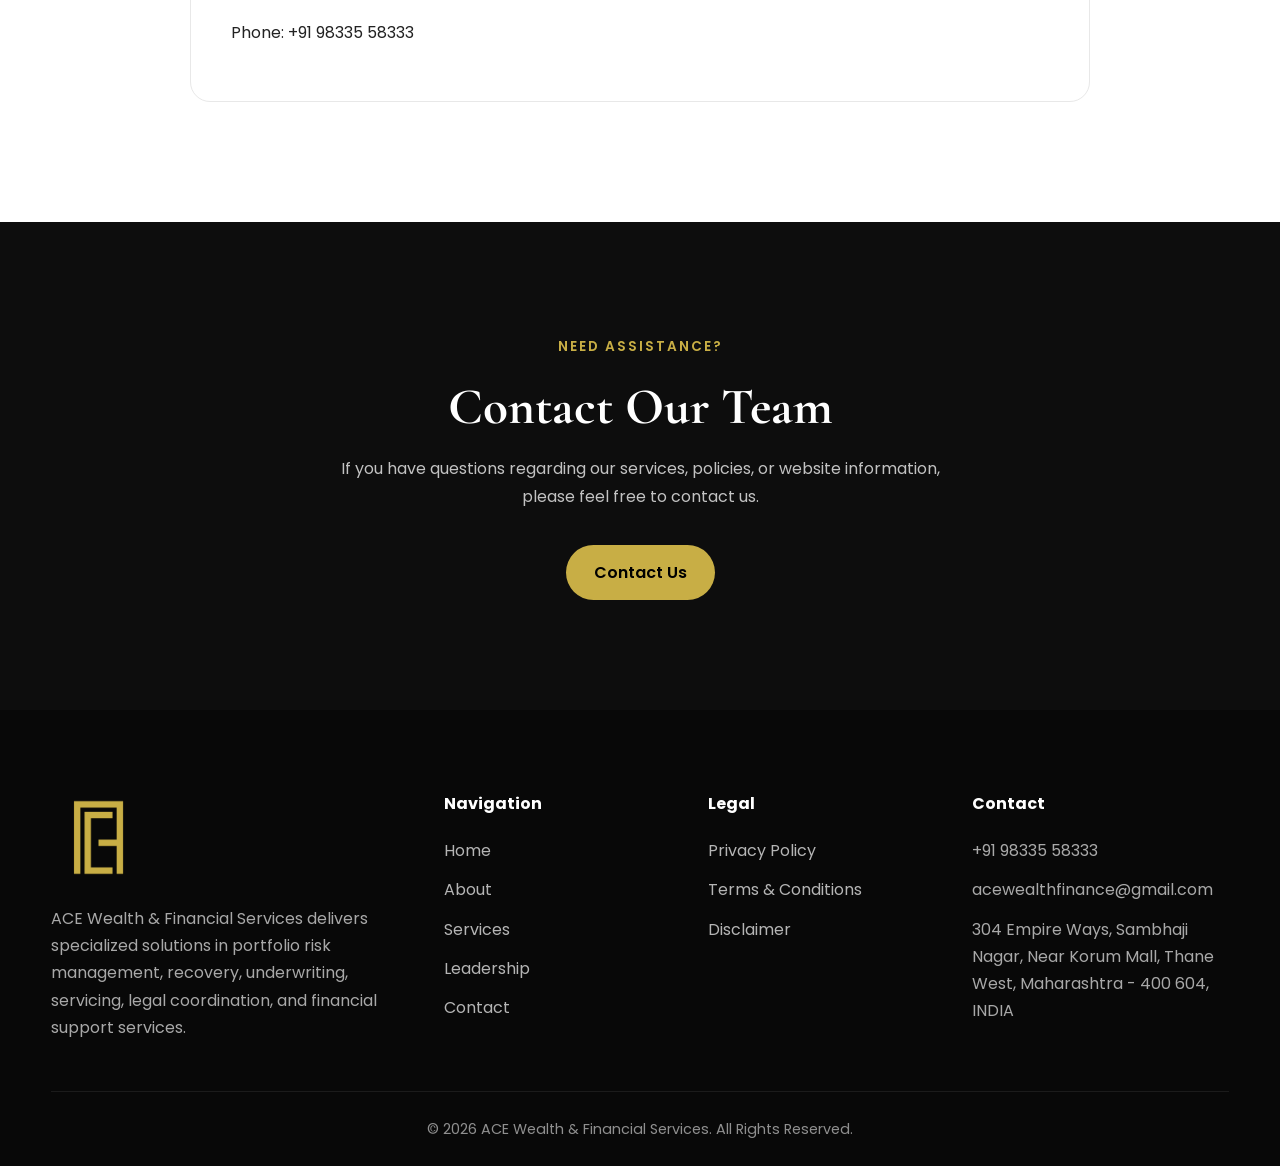
<file: terms-and-conditions.html>
<!DOCTYPE html>
<html lang="en">

<head>

    <meta charset="UTF-8">

    <meta name="viewport"
        content="width=device-width, initial-scale=1.0">

    <title>
        Terms & Conditions | ACE Wealth & Financial Services
    </title>

    <meta name="description"
        content="Terms and Conditions governing the use of the ACE Wealth & Financial Services website.">

   <link rel="apple-touch-icon" sizes="180x180" href="apple-touch-icon.png">

<link rel="icon" type="image/png" sizes="32x32" href="favicon-32x32.png">

<link rel="icon" type="image/png" sizes="16x16" href="favicon-16x16.png">

<link rel="manifest" href="site.webmanifest">

<link rel="shortcut icon" href="favicon.ico">

<meta name="theme-color" content="#c8ae45">

<meta name="format-detection" content="telephone=no">

<meta name="robots" content="index, follow">

    <link rel="stylesheet"
        href="style.css">

    <link rel="preconnect"
        href="https://fonts.googleapis.com">

    <link rel="preconnect"
        href="https://fonts.gstatic.com"
        crossorigin>

    <link href="https://fonts.googleapis.com/css2?family=Poppins:wght@300;400;500;600;700&family=Cormorant+Garamond:wght@400;500;600;700&display=swap"
        rel="stylesheet">

</head>

<body>

    <!-- LOADER -->

    <div class="loader">

        <img src="logo.png"
            alt="ACE Wealth">

    </div>

    <!-- SCROLL PROGRESS -->

    <div class="scroll-progress"></div>

    <!-- HEADER -->

    <header class="header">

        <div class="container navbar">

            <a href="index.html"
                class="logo">

                <img src="logo.png"
                    alt="ACE Wealth">

            </a>

            <nav>

                <ul class="nav-links">

                    <li><a href="index.html">Home</a></li>

                    <li><a href="about.html">About</a></li>

                    <li><a href="services.html">Services</a></li>

                    <li><a href="team.html">Leadership</a></li>

                    <li><a href="contact.html">Contact</a></li>

                </ul>

            </nav>

            <a href="contact.html"
                class="nav-btn">

                Get In Touch

            </a>

            <div class="hamburger">

                <span></span>
                <span></span>
                <span></span>

            </div>

        </div>

    </header>

    <!-- HERO -->

    <section class="legal-hero">

        <div class="container">

            <span class="hero-tag">

                LEGAL

            </span>

            <h1>

                Terms & Conditions

            </h1>

            <p>

                These Terms & Conditions govern
                the use of this website and apply
                to all visitors accessing or
                browsing the website.

            </p>

        </div>

    </section>

    <!-- CONTENT -->

    <section class="legal-content">

        <div class="container">

            <div class="legal-card">

                <h2>

                    1. Acceptance Of Terms

                </h2>

                <p>

                    By accessing or using this
                    website, you acknowledge that
                    you have read, understood,
                    and agreed to be bound by
                    these Terms & Conditions.

                </p>

                <p>

                    If you do not agree with any
                    part of these Terms &
                    Conditions, you should
                    discontinue use of this
                    website.

                </p>

            </div>

            <div class="legal-card">

                <h2>

                    2. Informational Purpose Only

                </h2>

                <p>

                    This website is provided solely
                    for general informational and
                    business communication purposes.

                </p>

                <p>

                    The content available on this
                    website does not constitute
                    financial advice, investment
                    advice, legal advice, tax advice,
                    accounting advice, or any other
                    professional recommendation.

                </p>

                <p>

                    Visitors should obtain
                    independent professional advice
                    before making financial,
                    business, legal, or investment
                    decisions.

                </p>

            </div>

            <div class="legal-card">

                <h2>

                    3. No Client Relationship

                </h2>

                <p>

                    Accessing this website,
                    reviewing its content, or
                    communicating with ACE Wealth &
                    Financial Services through
                    publicly available contact
                    information does not create
                    a client, advisory, fiduciary,
                    contractual, or professional
                    relationship.

                </p>

                <p>

                    Any professional engagement
                    shall arise only through a
                    separate written agreement
                    executed between the relevant
                    parties.

                </p>

            </div>

            <div class="legal-card">

                <h2>

                    4. Accuracy Of Information

                </h2>

                <p>

                    ACE Wealth & Financial Services
                    makes reasonable efforts to
                    maintain accurate and current
                    information on this website.

                </p>

                <p>

                    However, information may contain
                    inaccuracies, omissions,
                    typographical errors, or become
                    outdated over time.

                </p>

                <p>

                    No guarantee, representation,
                    or warranty is made regarding
                    the completeness, accuracy,
                    reliability, or suitability of
                    any content presented on this
                    website.

                </p>

            </div>

            <div class="legal-card">

                <h2>

                    5. Intellectual Property

                </h2>

                <p>

                    Unless otherwise stated,
                    all content available on this
                    website, including text,
                    graphics, branding elements,
                    logos, layouts, and design
                    components, is owned by or
                    licensed to ACE Wealth &
                    Financial Services.

                </p>

                <p>

                    No content may be copied,
                    reproduced, distributed,
                    modified, republished,
                    transmitted, or commercially
                    exploited without prior
                    written permission.

                </p>

            </div>
                        <div class="legal-card">

                <h2>

                    6. Prohibited Use

                </h2>

                <p>

                    Visitors agree not to use this
                    website in any manner that is
                    unlawful, fraudulent, harmful,
                    disruptive, or inconsistent with
                    applicable laws and regulations.

                </p>

                <p>

                    Users shall not attempt to gain
                    unauthorized access to any part
                    of the website, interfere with
                    website operations, introduce
                    malicious software, or engage
                    in activities that could damage
                    the website or its functionality.

                </p>

            </div>

            <div class="legal-card">

                <h2>

                    7. Third-Party Websites

                </h2>

                <p>

                    This website may contain links
                    to third-party websites,
                    resources, or services.

                </p>

                <p>

                    Such links are provided solely
                    for convenience and informational
                    purposes.

                </p>

                <p>

                    ACE Wealth & Financial Services
                    does not endorse, control,
                    monitor, or assume responsibility
                    for the content, policies,
                    security, accuracy, or practices
                    of third-party websites.

                </p>

            </div>

            <div class="legal-card">

                <h2>

                    8. Limitation Of Liability

                </h2>

                <p>

                    To the fullest extent permitted
                    by applicable law, ACE Wealth &
                    Financial Services shall not be
                    liable for any direct, indirect,
                    incidental, special,
                    consequential, exemplary,
                    punitive, or other damages
                    arising from or relating to:

                </p>

                <ul>

                    <li>
                        Use or inability to use
                        this website;
                    </li>

                    <li>
                        Reliance upon website
                        content or information;
                    </li>

                    <li>
                        Errors, omissions,
                        interruptions, delays,
                        or inaccuracies;
                    </li>

                    <li>
                        Unauthorized access,
                        technical failures,
                        viruses, or cyber incidents.
                    </li>

                </ul>

                <p>

                    Use of this website is entirely
                    at the visitor's own risk.

                </p>

            </div>

            <div class="legal-card">

                <h2>

                    9. Indemnification

                </h2>

                <p>

                    Visitors agree to defend,
                    indemnify, and hold harmless
                    ACE Wealth & Financial Services,
                    its affiliates, representatives,
                    officers, employees, and service
                    providers from claims, liabilities,
                    losses, damages, costs, and
                    expenses arising from misuse of
                    this website or violation of
                    these Terms & Conditions.

                </p>

            </div>

            <div class="legal-card">

                <h2>

                    10. Website Availability

                </h2>

                <p>

                    ACE Wealth & Financial Services
                    does not guarantee uninterrupted,
                    continuous, secure, or error-free
                    operation of this website.

                </p>

                <p>

                    The website may be modified,
                    suspended, restricted, or
                    discontinued at any time without
                    prior notice.

                </p>

            </div>

            <div class="legal-card">

                <h2>

                    11. Changes To These Terms

                </h2>

                <p>

                    ACE Wealth & Financial Services
                    reserves the right to modify,
                    revise, update, replace, or
                    remove any part of these Terms &
                    Conditions at any time without
                    prior notice.

                </p>

                <p>

                    Continued use of the website
                    following any modification shall
                    constitute acceptance of the
                    updated Terms & Conditions.

                </p>

            </div>

            <div class="legal-card">

                <h2>

                    12. Governing Law

                </h2>

                <p>

                    These Terms & Conditions shall
                    be governed by and interpreted
                    in accordance with the applicable
                    laws of India.

                </p>

                <p>

                    Any dispute arising from or
                    relating to the website shall be
                    subject to the exclusive
                    jurisdiction of the competent
                    courts having jurisdiction over
                    the location of ACE Wealth &
                    Financial Services.

                </p>

            </div>

            <div class="legal-card">

                <h2>

                    13. Contact Information

                </h2>

                <p>

                    Questions regarding these Terms &
                    Conditions may be directed to:

                </p>

                <p>

                    <strong>

                        ACE Wealth &
                        Financial Services

                    </strong>

                </p>

                <p>

                    Email:
                    acewealthfinance@gmail.com

                </p>

                <p>

                    Phone:
                    +91 98335 58333

                </p>

            </div>

        </div>

    </section>

    <!-- CTA -->

    <section class="cta-section">

        <div class="container">

            <div class="cta-box">

                <span>

                    NEED ASSISTANCE?

                </span>

                <h2>

                    Contact Our Team

                </h2>

                <p>

                    If you have questions regarding
                    our services, policies, or
                    website information, please
                    feel free to contact us.

                </p>

                <a href="contact.html"
                    class="btn-primary">

                    Contact Us

                </a>

            </div>

        </div>

    </section>

    <!-- FOOTER -->

    <footer class="footer">

    <div class="container">

        <div class="footer-top">

            <!-- ABOUT -->

            <div class="footer-about">

                <img src="logo.png"
                    alt="ACE Wealth">

                <p>

                    ACE Wealth & Financial Services
                    delivers specialized solutions in
                    portfolio risk management,
                    recovery, underwriting,
                    servicing, legal coordination,
                    and financial support services.

                </p>

            </div>

            <!-- QUICK LINKS -->

            <div class="footer-links">

                <h4>

                    Navigation

                </h4>

                <ul>

                    <li>
                        <a href="index.html">
                            Home
                        </a>
                    </li>

                    <li>
                        <a href="about.html">
                            About
                        </a>
                    </li>

                    <li>
                        <a href="services.html">
                            Services
                        </a>
                    </li>

                    <li>
                        <a href="team.html">
                            Leadership
                        </a>
                    </li>

                    <li>
                        <a href="contact.html">
                            Contact
                        </a>
                    </li>

                </ul>

            </div>

            <!-- LEGAL -->

            <div class="footer-links">

                <h4>

                    Legal

                </h4>

                <ul>

                    <li>

                        <a href="privacy-policy.html">

                            Privacy Policy

                        </a>

                    </li>

                    <li>

                        <a href="terms-and-conditions.html">

                            Terms & Conditions

                        </a>

                    </li>

                    <li>

                        <a href="disclaimer.html">

                            Disclaimer

                        </a>

                    </li>

                </ul>

            </div>

            <!-- CONTACT -->

            <div class="footer-contact">

                <h4>

                    Contact

                </h4>

                <p>

                    +91 98335 58333

                </p>

                <p>

                    acewealthfinance@gmail.com

                </p>

                <p>

                    304 Empire Ways, Sambhaji Nagar, Near Korum Mall, Thane West, Maharashtra - 400 604, INDIA

                </p>

            </div>

        </div>

        <div class="footer-bottom">

            <p>

                © 2026 ACE Wealth & Financial Services.
                All Rights Reserved.

            </p>

        </div>

    </div>

</footer>

    <script src="main.js"></script>

</body>

</html>
</file>
<file: style.css>
/* ====================================
   ACE WEALTH & FINANCIAL SERVICES
   VERSION 2
==================================== */


/* =========================
   RESET
========================= */

*{
    margin:0;
    padding:0;
    box-sizing:border-box;
}

html{
    scroll-behavior:smooth;
}

body{
    font-family:'Poppins',sans-serif;
    background:#ffffff;
    color:#222;
    overflow-x:hidden;
    line-height:1.7;
}

/* =========================
   VARIABLES
========================= */

:root{

    --gold:#c8ae45;

    --gold-dark:#a88f32;

    --black:#0d0d0d;

    --dark:#161616;

    --white:#ffffff;

    --light:#f7f7f7;

    --text:#666666;

    --border:#e8e8e8;

    --transition:.35s ease;

    --radius:16px;

}

/* =========================
   GLOBAL
========================= */

.container{

    width:min(1280px,92%);
    margin:auto;

}

img{

    width:100%;
    display:block;

}

a{

    text-decoration:none;

}

ul{

    list-style:none;

}

section{

    padding:90px 0;

}

.section-tag{

    display:inline-block;

    color:var(--gold);

    font-size:.8rem;

    letter-spacing:2px;

    font-weight:600;

    text-transform:uppercase;

    margin-bottom:14px;

}

.section-heading{

    margin-bottom:55px;

}

.section-heading.center{

    text-align:center;

}

.section-heading h2{

    font-family:'Cormorant Garamond',serif;

    font-size:clamp(2.2rem,4vw,3.8rem);

    line-height:1.1;

    color:var(--black);

    margin-bottom:18px;

    font-weight:600;

}

.section-heading p{

    max-width:650px;

    color:var(--text);

    margin:auto;

}

/* =========================
   LOADER
========================= */

.loader{

    position:fixed;

    inset:0;

    background:#0a0a0a;

    display:flex;

    align-items:center;

    justify-content:center;

    z-index:99999;

    transition:.8s ease;

}

.loader img{

    width:120px;

    animation:logoPulse 2s infinite;

}

@keyframes logoPulse{

    0%{

        opacity:.4;
        transform:scale(.96);

    }

    50%{

        opacity:1;
        transform:scale(1);

    }

    100%{

        opacity:.4;
        transform:scale(.96);

    }

}

/* =========================
   SCROLL BAR
========================= */

.scroll-progress{

    position:fixed;

    top:0;

    left:0;

    width:0;

    height:3px;

    background:var(--gold);

    z-index:99999;

}

/* =========================
   HEADER
========================= */

.header{

    position:fixed;

    top:0;

    left:0;

    width:100%;

    z-index:999;

    transition:.35s ease;

}

.header.scrolled{

    background:rgba(10,10,10,.95);

    backdrop-filter:blur(12px);

    box-shadow:0 8px 25px rgba(0,0,0,.15);

}

.navbar{

    height:72px;

    display:flex;

    align-items:center;

    justify-content:space-between;

}

.logo{

    display:flex;

    align-items:center;

}

.logo img{

    width:88px;

}

.nav-links{

    display:flex;

    align-items:center;

    gap:28px;

}

.nav-links a{

    color:white;

    font-size:.92rem;

    transition:var(--transition);

    position:relative;

}

.nav-links a:hover{

    color:var(--gold);

}

.nav-links a::after{

    content:"";

    position:absolute;

    left:0;

    bottom:-6px;

    width:0;

    height:2px;

    background:var(--gold);

    transition:.3s;

}

.nav-links a:hover::after{

    width:100%;

}

.nav-btn{

    padding:12px 22px;

    border:1px solid var(--gold);

    color:white;

    border-radius:40px;

    font-size:.9rem;

    transition:.35s;

}

.nav-btn:hover{

    background:var(--gold);

    color:#000;

}

/* =========================
   HAMBURGER
========================= */

.hamburger{

    display:none;

    flex-direction:column;

    gap:5px;

    cursor:pointer;

}

.hamburger span{

    width:26px;

    height:2px;

    background:white;

}
.hamburger span{

    transition:.3s;

}

.hamburger.active span:nth-child(1){

    transform:translateY(7px) rotate(45deg);

}

.hamburger.active span:nth-child(2){

    opacity:0;

}

.hamburger.active span:nth-child(3){

    transform:translateY(-7px) rotate(-45deg);

}

/* =========================
   HERO
========================= */

.hero{

    min-height:85vh;

    background:
    linear-gradient(
        rgba(0,0,0,.75),
        rgba(0,0,0,.75)
    ),
    url("images/hero-1.jpg");

    background-size:cover;

    background-position:center;

    display:flex;

    align-items:center;

    padding-top:80px;

}

.hero-content{

    max-width:820px;

}

.hero-tag{

    color:var(--gold);

    font-size:.8rem;

    letter-spacing:2px;

    font-weight:600;

}

.hero h1{

    margin-top:18px;

    color:white;

    font-family:'Cormorant Garamond',serif;

    font-size:clamp(3rem,5vw,5rem);

    line-height:1.05;

    font-weight:600;

    max-width:900px;

}

.hero p{

    margin-top:24px;

    color:rgba(255,255,255,.82);

    max-width:650px;

    font-size:1rem;

}

.hero-buttons{

    display:flex;

    gap:15px;

    margin-top:35px;

}
/* =========================
   BUTTONS
========================= */

.btn-primary{

    display:inline-flex;

    align-items:center;

    justify-content:center;

    padding:14px 28px;

    background:var(--gold);

    color:#000;

    border-radius:50px;

    font-weight:600;

    transition:var(--transition);

}

.btn-primary:hover{

    transform:translateY(-3px);

    background:var(--gold-dark);

}

.btn-secondary{

    display:inline-flex;

    align-items:center;

    justify-content:center;

    padding:14px 28px;

    border:1px solid rgba(255,255,255,.25);

    color:white;

    border-radius:50px;

    transition:var(--transition);

}

.btn-secondary:hover{

    background:white;

    color:black;

}

.text-link{

    display:inline-flex;

    align-items:center;

    gap:10px;

    color:var(--gold);

    font-weight:600;

    margin-top:18px;

    transition:var(--transition);

}

.text-link:hover{

    transform:translateX(5px);

}

/* =========================
   TRUST BAR
========================= */

.trust-bar{

    background:#ffffff;

    border-bottom:1px solid var(--border);

    padding:35px 0;

}

.trust-grid{

    display:grid;

    grid-template-columns:repeat(4,1fr);

    gap:20px;

}

.trust-item{

    text-align:center;

}

.trust-item h3{

    font-family:'Cormorant Garamond',serif;

    font-size:2.5rem;

    color:var(--black);

    margin-bottom:4px;

}

.trust-item p{

    font-size:.9rem;

    color:var(--text);

}

/* =========================
   ABOUT PREVIEW
========================= */

.about-preview{

    background:#fff;

}

.about-grid{

    display:grid;

    grid-template-columns:1fr 1fr;

    gap:70px;

    align-items:center;

}

.about-image{

    position:relative;

}

.about-image img{

    border-radius:20px;

    box-shadow:0 15px 40px rgba(0,0,0,.08);

}

.about-content{

    max-width:600px;

}

.about-content h2{

    font-family:'Cormorant Garamond',serif;

    font-size:clamp(2.2rem,4vw,3.8rem);

    line-height:1.1;

    margin-bottom:22px;

    color:var(--black);

}

.about-content p{

    color:var(--text);

    margin-bottom:18px;

}

/* =========================
   SERVICES
========================= */

.services-home{

    background:var(--light);

}

.services-grid{

    display:grid;

    grid-template-columns:repeat(3,1fr);

    gap:25px;

}

.service-card{

    background:white;

    padding:35px;

    border-radius:18px;

    border:1px solid var(--border);

    transition:var(--transition);

}

.service-card:hover{

    transform:translateY(-6px);

    border-color:rgba(200,174,69,.4);

    box-shadow:0 12px 35px rgba(0,0,0,.08);

}

.service-card h3{

    font-size:1.2rem;

    color:var(--black);

    margin-bottom:15px;

    line-height:1.4;

}

.service-card p{

    color:var(--text);

    font-size:.95rem;

}

.section-btn{

    text-align:center;

    margin-top:45px;

}

/* =========================
   PREMIUM CARD EFFECT
========================= */

.service-card,
.trust-item{

    transition:all .35s ease;

}

.service-card:hover{

    background:#fffef9;

}

/* =========================
   SOFT REVEAL
========================= */

.reveal{

    opacity:0;

    transform:translateY(30px);

    transition:.7s ease;

}

.reveal.active{

    opacity:1;

    transform:translateY(0);

}
/* =========================
   WHY ACE
========================= */

.why-ace{

    background:#ffffff;

}

.why-grid{

    display:grid;

    grid-template-columns:repeat(4,1fr);

    gap:24px;

}

.why-card{

    padding:35px 28px;

    border:1px solid var(--border);

    border-radius:18px;

    transition:var(--transition);

    background:#fff;

}

.why-card:hover{

    transform:translateY(-6px);

    box-shadow:0 12px 35px rgba(0,0,0,.08);

    border-color:rgba(200,174,69,.4);

}

.why-card h3{

    font-size:2rem;

    color:var(--gold);

    margin-bottom:15px;

    font-weight:700;

}

.why-card h4{

    font-size:1.1rem;

    margin-bottom:12px;

    color:var(--black);

}

.why-card p{

    color:var(--text);

    font-size:.95rem;

}

/* =========================
   FOUNDER SECTION
========================= */

.founder-section{

    background:var(--light);

}

.founder-grid{

    display:grid;

    grid-template-columns:420px 1fr;

    gap:70px;

    align-items:center;

}

.founder-image img{

    border-radius:22px;

    box-shadow:0 20px 45px rgba(0,0,0,.12);
    
    aspect-ratio:4/5;

    object-fit:cover;

}

.founder-content{

    max-width:650px;

}

.founder-content h2{

    font-family:'Cormorant Garamond',serif;

    font-size:clamp(2.5rem,4vw,4rem);

    margin-bottom:10px;

    color:var(--black);

}

.founder-title{

    color:var(--gold);

    font-weight:600;

    margin-bottom:20px;

}

.founder-content p{

    color:var(--text);

    margin-bottom:16px;

}

/* =========================
   CTA
========================= */

.cta-section{

    background:#0d0d0d;

    padding:110px 0;

}

.cta-box{

    text-align:center;

    max-width:850px;

    margin:auto;

}

.cta-box span{

    color:var(--gold);

    letter-spacing:2px;

    font-size:.85rem;

    font-weight:600;

}

.cta-box h2{

    color:white;

    font-family:'Cormorant Garamond',serif;

    font-size:clamp(2.5rem,4vw,4.5rem);

    line-height:1.1;

    margin:20px 0;

}

.cta-box p{

    color:rgba(255,255,255,.75);

    max-width:650px;

    margin:0 auto 35px;

}

/* =========================
   FOOTER
========================= */

.footer{

    background:#080808;

    color:white;

}

.footer-top{

    padding:80px 0 50px;

    display:grid;

    grid-template-columns:
    1.6fr
    1fr
    1fr
    1.2fr;

    gap:50px;

}

.footer-about img{

    width:95px;

    margin-bottom:20px;

}

.footer-about p{

    color:rgba(255,255,255,.65);

    max-width:420px;

}

.footer-links h4,
.footer-contact h4{

    margin-bottom:20px;

    font-size:1rem;

}

.footer-links ul{

    display:flex;

    flex-direction:column;

    gap:12px;

}

.footer-links a{

    color:rgba(255,255,255,.7);

    transition:.3s;

}

.footer-links a{

    color:rgba(255,255,255,.7);

    transition:.3s;

    display:inline-block;

}

.footer-links a:hover{

    color:var(--gold);

    padding-left:4px;

}

.footer-contact p{

    color:rgba(255,255,255,.65);

    margin-bottom:12px;

}

.footer-bottom{

    border-top:1px solid rgba(255,255,255,.08);

    text-align:center;

    padding:25px 0;

}

.footer-bottom p{

    color:rgba(255,255,255,.55);

    font-size:.9rem;

}

@media(max-width:900px){

    .footer-top{

        grid-template-columns:1fr;

        gap:35px;

    }

}

/* =========================
   BACK TO TOP
========================= */

.back-to-top{

    position:fixed;

    right:25px;

    bottom:25px;

    width:50px;

    height:50px;

    border:none;

    border-radius:50%;

    background:var(--gold);

    color:#000;

    font-size:18px;

    cursor:pointer;

    opacity:0;

    visibility:hidden;

    transition:.35s;

    z-index:999;

}

.back-to-top.show{

    opacity:1;

    visibility:visible;

}

/* =========================
   MOBILE
========================= */

@media(max-width:1100px){

    .services-grid{

        grid-template-columns:repeat(2,1fr);

    }

    .why-grid{

        grid-template-columns:repeat(2,1fr);

    }

    .founder-grid{

        grid-template-columns:1fr;

        gap:40px;

    }

    .footer-top{

        grid-template-columns:1fr 1fr;

    }

}

@media(max-width:900px){

    .nav-links{

        position:absolute;

        top:80px;

        left:0;

        width:100%;

        background:#0d0d0d;

        flex-direction:column;

        align-items:center;

        gap:0;

        padding:20px 0;

        display:none;

        border-top:1px solid rgba(255,255,255,.08);

        box-shadow:0 10px 30px rgba(0,0,0,.15);

        z-index:999;

    }

    .nav-links li{

        width:100%;

        text-align:center;

    }

    .nav-links a{

        display:block;

        width:100%;

        padding:16px;

    }

    .nav-links.show-menu{

        display:flex;

    }

    .nav-btn{

        display:none;

    }

    .hamburger{

        display:flex;

    }

    .about-grid{

        grid-template-columns:1fr;

        gap:40px;

    }

    .trust-grid{

        grid-template-columns:repeat(2,1fr);

        gap:30px;

    }

}

@media(max-width:768px){

    section{

        padding:70px 0;

    }

    .hero{

        min-height:75vh;

    }

    .hero h1{

        font-size:clamp(2.4rem,8vw,3.8rem);

    }

    .hero-buttons{

        flex-direction:column;

        align-items:flex-start;

    }

    .services-grid{

        grid-template-columns:1fr;

    }

    .why-grid{

        grid-template-columns:1fr;

    }

    .footer-top{

        grid-template-columns:1fr;

        gap:40px;

    }

}

@media(max-width:480px){

    .container{

        width:92%;

    }

    .trust-grid{

        grid-template-columns:1fr;

    }

    .trust-item h3{

        font-size:2rem;

    }

    .service-card{

        padding:28px;

    }

    .why-card{

        padding:28px;

    }

}
/* ===================================
   ABOUT PAGE
=================================== */


/* =========================
   ABOUT HERO
========================= */

.about-hero{

    min-height:55vh;

    display:flex;

    align-items:center;

    position:relative;

    background:
    linear-gradient(
        rgba(0,0,0,.78),
        rgba(0,0,0,.78)
    ),
    url("images/hero-2.jpg");

    background-size:cover;

    background-position:center;

    padding-top:80px;

}

.about-hero-content{

    max-width:760px;

}

.about-hero h1{

    color:white;

    font-family:'Cormorant Garamond',serif;

    font-size:clamp(2.8rem,5vw,4.8rem);

    line-height:1.05;

    margin:18px 0;

    font-weight:600;

}

.about-hero p{

    color:rgba(255,255,255,.82);

    max-width:650px;

}


/* =========================
   STORY SECTION
========================= */

.story-grid{

    display:grid;

    grid-template-columns:280px 1fr;

    gap:80px;

    align-items:flex-start;

}

.story-year{

    position:sticky;

    top:120px;

}

.story-year span{

    font-size:7rem;

    line-height:1;

    font-weight:700;

    color:var(--gold);

    font-family:'Cormorant Garamond',serif;

}

.story-content{

    max-width:760px;

}

.story-content h2{

    font-family:'Cormorant Garamond',serif;

    font-size:clamp(2.2rem,4vw,3.6rem);

    margin-bottom:24px;

    line-height:1.1;

}

.story-content p{

    color:var(--text);

    margin-bottom:18px;

}


/* =========================
   JOURNEY
========================= */

.journey-section{

    background:var(--light);

}

.timeline{

    display:flex;

    align-items:center;

    justify-content:center;

    gap:15px;

    flex-wrap:wrap;

}

.timeline-item{

    background:white;

    border:1px solid var(--border);

    border-radius:16px;

    padding:30px;

    min-width:190px;

    text-align:center;

}

.timeline-item h3{

    color:var(--gold);

    font-size:1.8rem;

    margin-bottom:10px;

}

.timeline-item p{

    color:var(--text);

    font-size:.95rem;

}

.timeline-line{

    width:50px;

    height:2px;

    background:rgba(200,174,69,.4);

}


/* =========================
   MISSION VISION
========================= */

.mission-vision{

    background:white;

}

.mv-grid{

    display:grid;

    grid-template-columns:1fr 1fr;

    gap:30px;

}

.mv-card{

    padding:45px;

    border:1px solid var(--border);

    border-radius:20px;

    transition:.35s;

}

.mv-card:hover{

    transform:translateY(-6px);

    box-shadow:0 12px 30px rgba(0,0,0,.06);

    border-color:rgba(200,174,69,.4);

}

.mv-card h2{

    font-family:'Cormorant Garamond',serif;

    font-size:2.3rem;

    line-height:1.15;

    margin-bottom:20px;

}

.mv-card p{

    color:var(--text);

}


/* =========================
   LEADERSHIP
========================= */

.leadership-section{

    background:var(--light);

}

.leadership-grid{

    display:grid;

    grid-template-columns:420px 1fr;

    gap:70px;

    align-items:center;

}

.leadership-image img{

    border-radius:20px;

    box-shadow:0 18px 40px rgba(0,0,0,.10);

}

.leadership-content{

    max-width:650px;

}

.leadership-content h2{

    font-family:'Cormorant Garamond',serif;

    font-size:clamp(2.5rem,4vw,4rem);

    margin-bottom:8px;

}

.leadership-title{

    color:var(--gold);

    font-weight:600;

    margin-bottom:22px;

}

.leadership-content p{

    color:var(--text);

    margin-bottom:16px;

}

.leadership-content blockquote{

    margin-top:28px;

    padding-left:22px;

    border-left:3px solid var(--gold);

    color:#444;

    font-style:italic;

}


/* =========================
   METRICS
========================= */

.about-metrics{

    background:white;

}

.metrics-grid{

    display:grid;

    grid-template-columns:repeat(4,1fr);

    gap:25px;

}

.metric-card{

    text-align:center;

    padding:35px;

    border:1px solid var(--border);

    border-radius:18px;

    transition:.35s;

}

.metric-card:hover{

    transform:translateY(-5px);

    border-color:rgba(200,174,69,.4);

}

.metric-card h3{

    font-family:'Cormorant Garamond',serif;

    font-size:2.8rem;

    color:var(--gold);

    margin-bottom:8px;

}

.metric-card p{

    color:var(--text);

}


/* =========================
   ABOUT MOBILE
========================= */

@media(max-width:1000px){

    .story-grid{

        grid-template-columns:1fr;

        gap:30px;

    }

    .story-year{

        position:static;

    }

    .leadership-grid{

        grid-template-columns:1fr;

        gap:40px;

    }

    .metrics-grid{

        grid-template-columns:repeat(2,1fr);

    }

}

@media(max-width:768px){

    .mv-grid{

        grid-template-columns:1fr;

    }

    .story-year span{

        font-size:5rem;

    }

    .timeline{

        flex-direction:column;

    }

    .timeline-line{

        width:2px;

        height:40px;

    }

}

@media(max-width:480px){

    .metrics-grid{

        grid-template-columns:1fr;

    }

    .timeline-item{

        width:100%;

    }

    .mv-card{

        padding:30px;

    }

}
/* ===================================
   SERVICES PAGE
=================================== */


/* =========================
   SERVICES HERO
========================= */

.services-hero{

    min-height:55vh;

    display:flex;

    align-items:center;

    position:relative;

    background:
    linear-gradient(
        rgba(0,0,0,.78),
        rgba(0,0,0,.78)
    ),
    url("images/service-1.jpg");

    background-size:cover;

    background-position:center;

    padding-top:80px;

}

.services-hero-content{

    max-width:760px;

}

.services-hero h1{

    color:white;

    font-family:'Cormorant Garamond',serif;

    font-size:clamp(2.8rem,5vw,4.8rem);

    line-height:1.05;

    margin:18px 0;

    font-weight:600;

}

.services-hero p{

    color:rgba(255,255,255,.82);

    max-width:620px;

}


/* =========================
   SERVICES INTRO
========================= */

.services-intro{

    padding-bottom:20px;

}


/* =========================
   CORE SERVICES
========================= */

.core-services{

    background:white;

    padding-top:20px;

}

.service-detail-grid{
    display:grid;
    grid-template-columns:repeat(3,1fr);
    gap:28px;
    align-items:stretch;
}

.service-detail-card{

    background:white;

    border:1px solid var(--border);

    border-radius:18px;

    padding:35px;

    transition:.35s ease;

}

.service-detail-card:hover{

    transform:translateY(-6px);

    border-color:rgba(200,174,69,.4);

    box-shadow:0 12px 35px rgba(0,0,0,.08);

}

.service-number{

    color:var(--gold);

    font-size:2rem;

    font-weight:700;

    margin-bottom:18px;

    font-family:'Cormorant Garamond',serif;

}

.service-detail-card h3{

    font-size:1.2rem;

    line-height:1.4;

    margin-bottom:14px;

    color:var(--black);

}

.service-detail-card p{

    color:var(--text);

    font-size:.95rem;

}


/* =========================
   INDUSTRIES
========================= */

.industries-section{

    background:var(--light);

}

.industries-grid{

    display:grid;

    grid-template-columns:repeat(3,1fr);

    gap:22px;

}

.industry-card{

    background:white;

    border:1px solid var(--border);

    border-radius:18px;

    padding:30px;

    text-align:center;

    font-weight:600;

    transition:.35s;

}

.industry-card:hover{

    transform:translateY(-5px);

    border-color:rgba(200,174,69,.4);

    box-shadow:0 10px 25px rgba(0,0,0,.06);

}


/* =========================
   PROCESS
========================= */

.process-section{

    background:white;

}

.process-grid{

    display:grid;

    grid-template-columns:repeat(4,1fr);

    gap:25px;

}

.process-card{

    text-align:center;

    border:1px solid var(--border);

    border-radius:18px;

    padding:35px 25px;

    transition:.35s;

}

.process-card:hover{

    transform:translateY(-5px);

    border-color:rgba(200,174,69,.4);

}

.process-card span{

    color:var(--gold);

    font-size:2rem;

    font-weight:700;

    display:block;

    margin-bottom:15px;

}

.process-card h3{

    margin-bottom:12px;

    color:var(--black);

}

.process-card p{

    color:var(--text);

    font-size:.95rem;

}


/* =========================
   WHY SERVICES
========================= */

.why-services{

    background:var(--light);

}


/* =========================
   SERVICES MOBILE
========================= */

@media(max-width:1100px){

    .service-detail-grid{

        grid-template-columns:repeat(2,1fr);

    }

    .process-grid{

        grid-template-columns:repeat(2,1fr);

    }

}

@media(max-width:768px){

    .service-detail-grid{

        grid-template-columns:1fr;

    }

    .industries-grid{

        grid-template-columns:1fr;

    }

    .process-grid{

        grid-template-columns:1fr;

    }

}

@media(max-width:480px){

    .service-detail-card{

        padding:28px;

    }

    .industry-card{

        padding:25px;

    }

    .process-card{

        padding:28px;

    }

}
/* ===================================
   LEADERSHIP PAGE
=================================== */


/* =========================
   HERO
========================= */

.team-hero{

    min-height:55vh;

    display:flex;

    align-items:center;

    position:relative;

    background:
    linear-gradient(
        rgba(0,0,0,.78),
        rgba(0,0,0,.78)
    ),
    url("images/team-1.jpg");

    background-size:cover;

    background-position:center;

    padding-top:80px;

}

.team-hero-content{

    max-width:760px;

}

.team-hero h1{

    color:white;

    font-family:'Cormorant Garamond',serif;

    font-size:clamp(2.8rem,5vw,4.8rem);

    line-height:1.05;

    margin:18px 0;

    font-weight:600;

}

.team-hero p{

    color:rgba(255,255,255,.82);

    max-width:600px;

}


/* =========================
   FOUNDER SECTION
========================= */

.founder-section{

    background:white;

}

.founder-grid{

    display:grid;

    grid-template-columns:420px 1fr;

    gap:70px;

    align-items:center;

}

.founder-image img{

    width:100%;

    border-radius:20px;

    box-shadow:0 20px 40px rgba(0,0,0,.10);

}

.founder-content{

    max-width:680px;

}

.founder-content h2{

    font-family:'Cormorant Garamond',serif;

    font-size:clamp(2.5rem,4vw,4rem);

    margin-bottom:8px;

}

.founder-title{

    color:var(--gold);

    font-weight:600;

    margin-bottom:22px;

}

.founder-content p{

    margin-bottom:18px;

    color:var(--text);

}


/* =========================
   PHILOSOPHY
========================= */

.leadership-philosophy{

    background:var(--light);

}

.philosophy-grid{

    display:grid;

    grid-template-columns:repeat(3,1fr);

    gap:25px;

}

.philosophy-card{

    background:white;

    border:1px solid var(--border);

    border-radius:18px;

    padding:35px;

    text-align:center;

    transition:.35s;

}

.philosophy-card:hover{

    transform:translateY(-6px);

    border-color:rgba(200,174,69,.4);

    box-shadow:0 12px 30px rgba(0,0,0,.06);

}

.philosophy-card h3{

    margin-bottom:15px;

    font-size:1.25rem;

}

.philosophy-card p{

    color:var(--text);

}


/* =========================
   VALUES
========================= */

.values-section{

    background:white;

}

.values-grid{

    display:grid;

    grid-template-columns:repeat(4,1fr);

    gap:25px;

}

.value-card{

    border:1px solid var(--border);

    border-radius:18px;

    padding:35px;

    text-align:center;

    transition:.35s;

}

.value-card:hover{

    transform:translateY(-6px);

    border-color:rgba(200,174,69,.4);

    box-shadow:0 12px 30px rgba(0,0,0,.06);

}

.value-card h3{

    margin-bottom:12px;

    color:var(--black);

}

.value-card p{

    color:var(--text);

    font-size:.95rem;

}


/* =========================
   QUOTE SECTION
========================= */

.quote-section{

    background:var(--light);

}

.quote-box{

    max-width:900px;

    margin:auto;

    text-align:center;

    padding:70px;

    border-radius:24px;

    background:white;

    border:1px solid var(--border);

}

.quote-box span{

    display:block;

    color:var(--gold);

    font-size:.85rem;

    font-weight:600;

    letter-spacing:2px;

    margin-bottom:25px;

}

.quote-box blockquote{

    font-family:'Cormorant Garamond',serif;

    font-size:clamp(2rem,4vw,3.2rem);

    line-height:1.3;

    margin-bottom:25px;

    color:var(--black);

}

.quote-box p{

    color:var(--text);

    font-weight:500;

}


/* =========================
   MOBILE
========================= */

@media(max-width:1100px){

    .founder-grid{

        grid-template-columns:1fr;

        gap:40px;

    }

    .philosophy-grid{

        grid-template-columns:1fr;

    }

    .values-grid{

        grid-template-columns:repeat(2,1fr);

    }

}

@media(max-width:768px){

    .quote-box{

        padding:45px 25px;

    }

}

@media(max-width:560px){

    .values-grid{

        grid-template-columns:1fr;

    }

}
/* ===================================
   CONTACT PAGE
=================================== */


/* =========================
   HERO
========================= */

.contact-hero{

    min-height:55vh;

    display:flex;

    align-items:center;

    position:relative;

    background:
    linear-gradient(
        rgba(0,0,0,.78),
        rgba(0,0,0,.78)
    ),
    url("images/hero-1.jpg");

    background-size:cover;

    background-position:center;

    padding-top:80px;

}

.contact-hero-content{

    max-width:760px;

}

.contact-hero h1{

    color:white;

    font-family:'Cormorant Garamond',serif;

    font-size:clamp(2.8rem,5vw,4.8rem);

    line-height:1.05;

    margin:18px 0;

    font-weight:600;

}

.contact-hero p{

    color:rgba(255,255,255,.82);

    max-width:600px;

}


/* =========================
   CONTACT CARDS
========================= */

.contact-info-section{

    background:white;

}

.contact-grid{

    display:grid;

    grid-template-columns:repeat(3,1fr);

    gap:25px;

}

.contact-card{

    border:1px solid var(--border);

    border-radius:18px;

    padding:35px;

    text-align:center;

    transition:.35s;

    background:white;

}

.contact-card:hover{

    transform:translateY(-6px);

    border-color:rgba(200,174,69,.4);

    box-shadow:0 12px 30px rgba(0,0,0,.06);

}

.contact-icon{

    font-size:2rem;

    margin-bottom:15px;

}

.contact-card h3{

    margin-bottom:12px;

}

.contact-card p{

    color:var(--text);

}


/* =========================
   BUSINESS HOURS
========================= */

.business-hours{

    background:var(--light);

}

.hours-box{

    max-width:850px;

    margin:auto;

    background:white;

    border:1px solid var(--border);

    border-radius:24px;

    padding:50px;

}

.hours-box h2{

    margin:15px 0 30px;

    font-family:'Cormorant Garamond',serif;

    font-size:clamp(2rem,4vw,3.2rem);

}

.hours-row{

    display:flex;

    justify-content:space-between;

    align-items:center;

    padding:18px 0;

    border-bottom:1px solid var(--border);

}

.hours-row:last-child{

    border-bottom:none;

}

.hours-row span{

    color:var(--text);

}

.hours-row strong{

    color:var(--black);

}


/* =========================
   LOCATION
========================= */

.location-section{

    background:white;

}

.location-card{

    max-width:700px;

    margin:auto;

    text-align:center;

    border:1px solid var(--border);

    border-radius:20px;

    padding:45px;

}

.location-card h3{

    margin-bottom:15px;

}

.location-card p{

    color:var(--text);

    margin-bottom:8px;

}


/* =========================
   MAP
========================= */

.map-section{

    background:var(--light);

}

.map-box{

    background:white;

    border:1px solid var(--border);

    border-radius:24px;

    padding:40px;

}

.map-box h3{

    margin-bottom:10px;

}

.map-box p{

    margin-bottom:25px;

    color:var(--text);

}

.map-box iframe{

    width:100%;

    height:450px;

    border:none;

    border-radius:18px;

}


/* =========================
   MOBILE
========================= */

@media(max-width:900px){

    .contact-grid{

        grid-template-columns:1fr;

    }

}

@media(max-width:768px){

    .hours-box{

        padding:35px 25px;

    }

    .hours-row{

        flex-direction:column;

        gap:10px;

        text-align:center;

    }

    .map-box{

        padding:25px;

    }

}

@media(max-width:480px){

    .location-card{

        padding:30px 20px;

    }

}

/* ===================================
   LEGAL PAGES
=================================== */

.legal-hero{

    padding:180px 0 90px;

    background:var(--light);

    text-align:center;

}

.legal-hero h1{

    font-family:'Cormorant Garamond',serif;

    font-size:clamp(2.8rem,5vw,4.8rem);

    margin:20px 0;

}

.legal-hero p{

    max-width:700px;

    margin:auto;

}

.legal-content{

    background:white;

}

.legal-card{

    max-width:900px;

    margin:0 auto 30px;

    padding:40px;

    border:1px solid var(--border);

    border-radius:20px;

    background:white;

}

.legal-card h2{

    margin-bottom:18px;

}

.legal-card p{

    margin-bottom:15px;

}

.legal-card ul{

    padding-left:20px;

}

.legal-card li{

    margin-bottom:10px;

}

@media(max-width:768px){

    .legal-card{

        padding:25px;

    }

}
</file>
